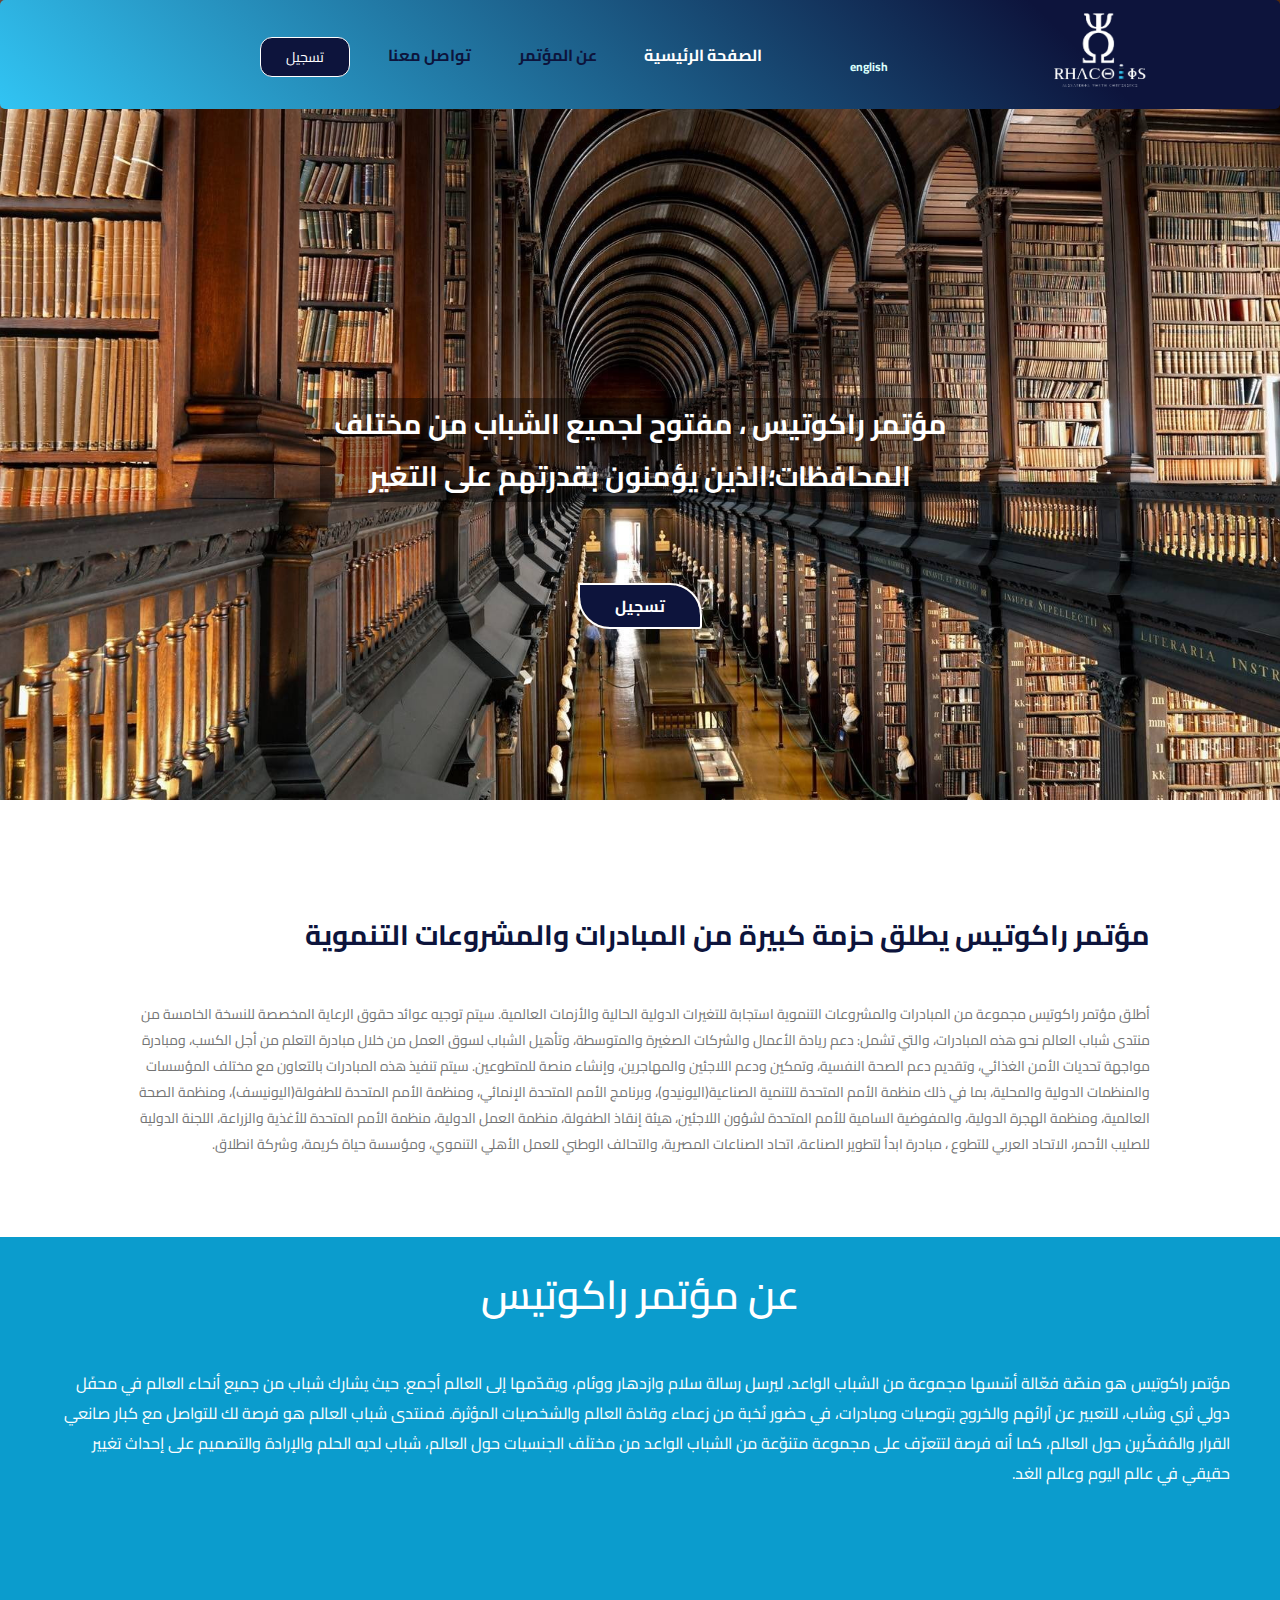
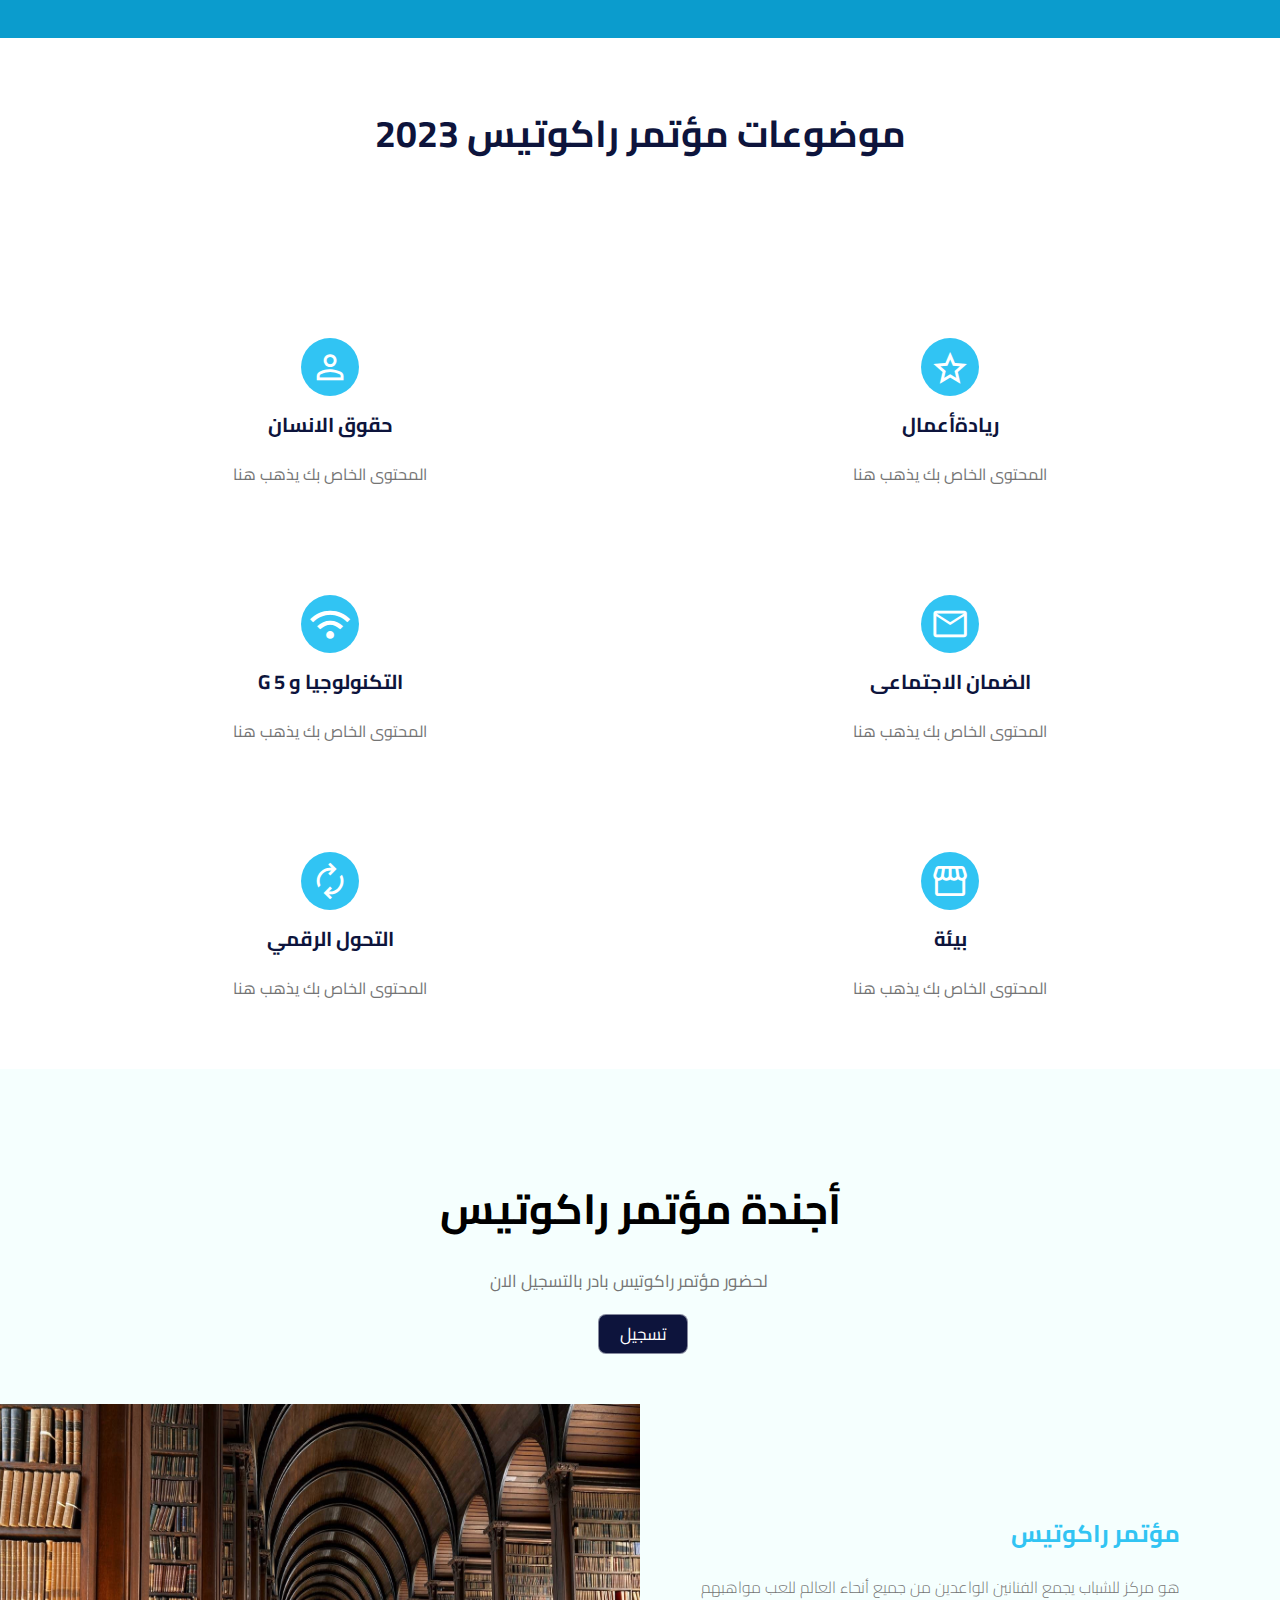
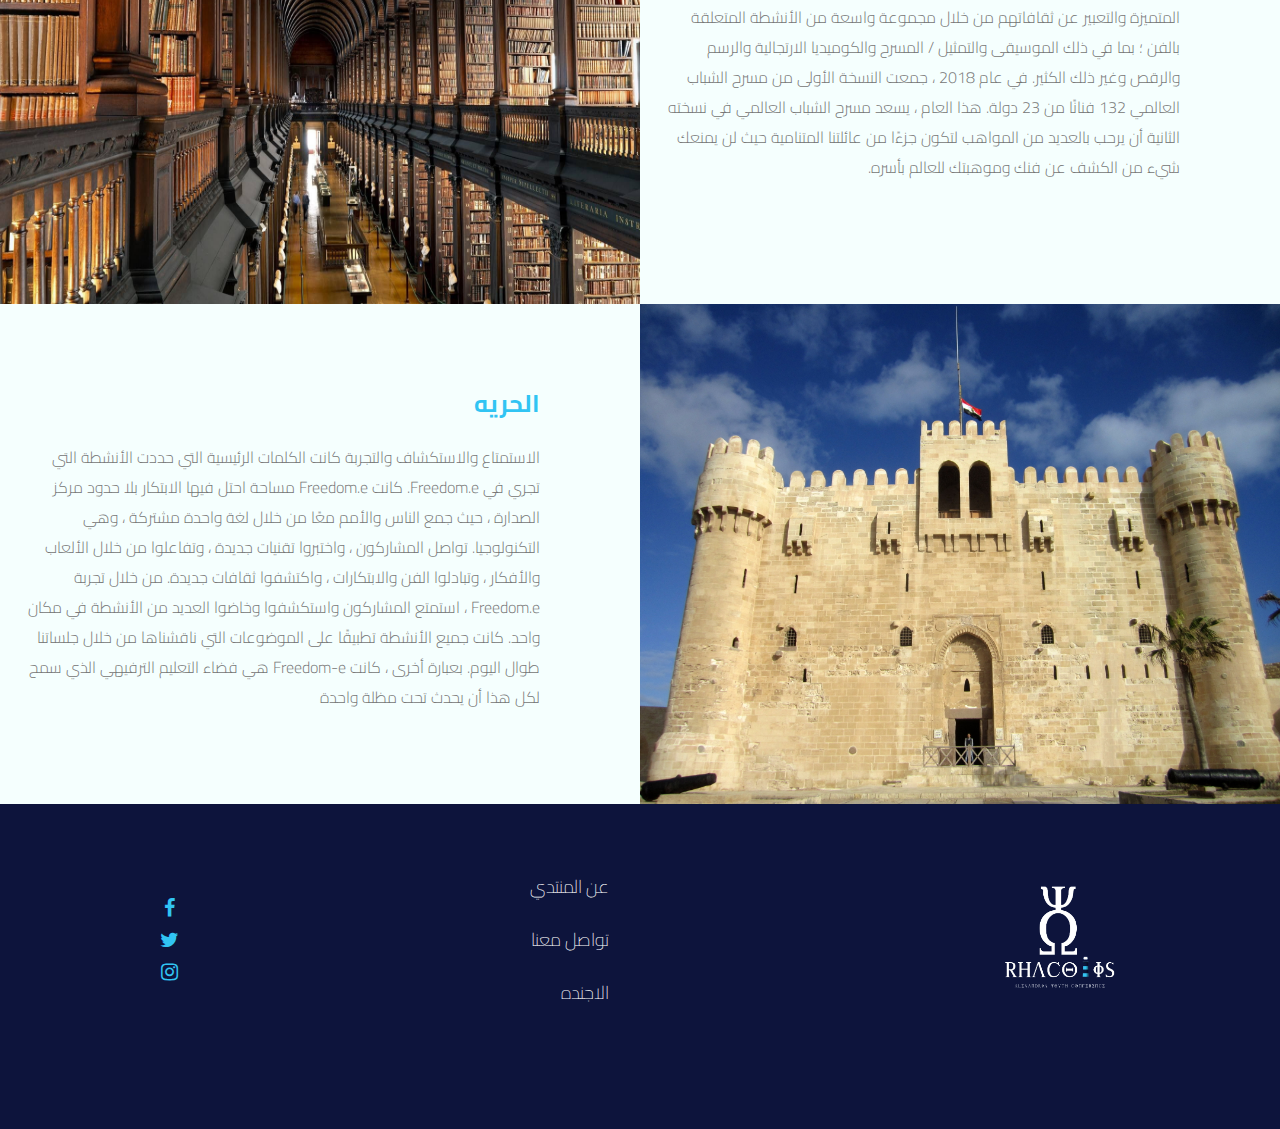
<file: index.html>
<!DOCTYPE html>
<html dir="rtl" lang="ar">

    <head>
        <meta charset="UTF-8">
        <meta name="viewport" content="width=device-width, initial-scale=1.0">
        <title>مؤتمر راكوتيس</title>
        <meta name="description" content="مؤتمر راكوتيس العالمى">
        <link rel="icon" type="image" href="/assests/logo.png">
        <!-- Fonts -->
        <link rel="stylesheet" href="https://cdnjs.cloudflare.com/ajax/libs/font-awesome/4.7.0/css/font-awesome.min.css">
        <link rel="preconnect" href="https://fonts.googleapis.com">
        <link rel="preconnect" href="https://fonts.gstatic.com" crossorigin>
        <link rel="preconnect" href="https://fonts.googleapis.com">
        <link rel="preconnect" href="https://fonts.gstatic.com" crossorigin>
        <link href="https://fonts.googleapis.com/css2?family=Cairo:wght@200;300;400;500;600;700;800;900;1000&family=Dancing+Script:wght@700&family=Great+Vibes&family=Montserrat:wght@300;400;500;600;700;800&family=Norican&family=Open+Sans:wght@400;600;700&family=Reem+Kufi+Fun:wght@400;500;600;700&family=Ruwudu:wght@400;500;600;700&family=Work+Sans:ital,wght@0,200;0,300;0,400;0,500;0,600;0,700;0,800;0,900;1,300;1,400;1,500;1,600;1,700;1,800&display=swap" rel="stylesheet">
        <link href="https://fonts.googleapis.com/css2?family=Cairo:wght@200;300;400;500;600;700;800;900;1000&family=Dancing+Script:wght@700&family=Great+Vibes&family=Montserrat:wght@300;400;500;600;700;800&family=Norican&family=Open+Sans:wght@400;600;700&family=Work+Sans:ital,wght@0,200;0,300;0,400;0,500;0,600;0,700;0,800;0,900;1,300;1,400;1,500;1,600;1,700;1,800&display=swap" rel="stylesheet">
        <link rel="stylesheet" href="https://fonts.googleapis.com/css2?family=Material+Symbols+Outlined:opsz,wght,FILL,GRAD@20..48,100..700,0..1,-50..200" />
        <link rel="stylesheet" href="https://fonts.googleapis.com/css2?family=Material+Symbols+Outlined:opsz,wght,FILL,GRAD@20..48,100..700,0..1,-50..200" />
        <link rel="stylesheet" href="https://fonts.googleapis.com/css2?family=Material+Symbols+Outlined:opsz,wght,FILL,GRAD@20..48,100..700,0..1,-50..200" />
        <link rel="stylesheet" href="https://fonts.googleapis.com/css2?family=Material+Symbols+Outlined:opsz,wght,FILL,GRAD@48,400,0,0" />
        <link rel="stylesheet" href="https://fonts.googleapis.com/css2?family=Material+Symbols+Outlined:opsz,wght,FILL,GRAD@20..48,100..700,0..1,-50..200" />
        <link rel="stylesheet" href="https://fonts.googleapis.com/css2?family=Material+Symbols+Outlined:opsz,wght,FILL,GRAD@20..48,100..700,0..1,-50..200" />
        <link rel="stylesheet" href="https://fonts.googleapis.com/css2?family=Material+Symbols+Outlined:opsz,wght,FILL,GRAD@20..48,100..700,0..1,-50..200" />
        <link rel="stylesheet" href="https://fonts.googleapis.com/css2?family=Material+Symbols+Outlined:opsz,wght,FILL,GRAD@24,400,0,0" />
        <link rel="stylesheet" href="https://fonts.googleapis.com/css2?family=Material+Symbols+Outlined:opsz,wght,FILL,GRAD@20..48,100..700,0..1,-50..200" />
        <link rel="stylesheet" href="https://fonts.googleapis.com/css2?family=Material+Symbols+Outlined:opsz,wght,FILL,GRAD@24,400,0,0" />
        <!-- Style Css -->
        <link rel="stylesheet" href="/css/style.css">
    </head>
    <body >
        <!-- NAV BAR -->
        <div class="navbar">
            <span class="material-symbols-outlined" id="bar">
                menu
                </span>
                <span class="material-symbols-outlined" id="close">
                    close
                    </span>
            <div class="container">
                <div class="logo">
                    <img src="/assests/logo.png" alt="ractos logo">
                </div>
                <div class="links">
                    <ul>
                        <li><a href="/translate.html" class="translate">english</a></li>
                        <li><a href="#" class="home">الصفحة الرئيسية</a></li>
                        <li><a href="#">عن المؤتمر</a></li>
                        <li><a href="#">تواصل معنا</a></li>
                        <button class="signin"><a href="/translate-reg.html">تسجيل</a></button>
                    </ul>
                </div>
            </div>
        </div>
        <!-- End NAV BAR -->
        <!-- ===================================================== -->
        <!-- HERO -->
        <div class="hero">
                <div class="slideshow-container">
                    <div class="mySlides fade">
                        <img src="/assests/one.jpg" style="width:100%">
                    </div>
                    <div class="mySlides fade">
                        <img src="/assests/two.jpg" style="width:100%">
                    </div>
                    <div class="mySlides fade">
                        <img src="/assests/three.jpg" style="width:100%">
                    </div>
                </div>
            <div class="container">
                <div class="hero-text">
                <h2>مؤتمر راكوتيس ، مفتوح لجميع الشباب من مختلف المحافظات؛الذين يؤمنون بقدرتهم على التغير</h2>
            </div>
            <button class="hero-btn"><a href="/translate-reg.html">تسجيل</a></button>
            </div>
        </div>
        <!-- End Hero -->
        <!-- ===================================================== -->
        <!-- MAIN CONTENT -->
        <div class="main-content-section">
            <div class="container">
                <div class="main-content-section-text">
                    <h2>مؤتمر راكوتيس يطلق حزمة كبيرة من المبادرات والمشروعات التنموية
                    <p>أطلق مؤتمر راكوتيس مجموعة من المبادرات والمشروعات التنموية استجابة للتغيرات الدولية الحالية والأزمات العالمية. سيتم توجيه عوائد حقوق الرعاية المخصصة للنسخة الخامسة من منتدى شباب العالم نحو هذه المبادرات، والتي تشمل: دعم ريادة الأعمال والشركات الصغيرة والمتوسطة، وتأهيل الشباب لسوق العمل من خلال مبادرة التعلم من أجل الكسب، ومبادرة مواجهة تحديات الأمن الغذائي، وتقديم دعم الصحة النفسية، وتمكين ودعم اللاجئين والمهاجرين، وإنشاء منصة للمتطوعين. سيتم تنفيذ هذه المبادرات بالتعاون مع مختلف المؤسسات والمنظمات الدولية والمحلية، بما في ذلك منظمة الأمم المتحدة للتنمية الصناعية(اليونيدو)، وبرنامج الأمم المتحدة الإنمائي، ومنظمة الأمم المتحدة للطفولة(اليونيسف)، ومنظمة الصحة العالمية، ومنظمة الهجرة الدولية، والمفوضية السامية للأمم المتحدة لشؤون اللاجئين، هيئة إنقاذ الطفولة، منظمة العمل الدولية، منظمة الأمم المتحدة للأغذية والزراعة، اللجنة الدولية للصليب الأحمر، الاتحاد العربي للتطوع ، مبادرة ابدأ لتطوير الصناعة، اتحاد الصناعات المصرية، والتحالف الوطني للعمل الأهلي التنموي، ومؤسسة حياة كريمة، وشركة انطلاق.</p>
                    </h2>
                </div>
            </div>
        </div>
        <!--  End MAIN CONTENT -->
        <!-- ===================================================== -->
        <!-- ABOUT -->
        <div class="about">
            <div class="container">
                <h2>عن مؤتمر راكوتيس</h2>
                <P>مؤتمر راكوتيس هو منصّة فعّالة أسّسها مجموعة من الشباب الواعد، ليرسل رسالة سلام وازدهار ووئام، ويقدّمها إلى العالم أجمع. حيث يشارك شباب من جميع أنحاء العالم في محفَل دولي ثري وشاب، للتعبير عن آرائهم والخروج بتوصيات ومبادرات، في حضور نُخبة من زعماء وقادة العالم والشخصيات المؤثرة. فمنتدى شباب العالم هو فرصة لك للتواصل مع كبار صانعي القرار والمُفكّرين حول العالم، كما أنه فرصة لتتعرّف على مجموعة متنوّعة من الشباب الواعد من مختلَف الجنسيات حول العالم، شباب لديه الحلم والإرادة والتصميم على إحداث تغيير حقيقي في عالم اليوم وعالم الغد.</P>
            </div>
        </div>
        <!--  End ABOUT -->
        <!-- OBJECTS -->
        <div class="objects-section">
            <div class="container">
                <div class="objects-text">
                    <h3>موضوعات مؤتمر <span>راكوتيس</span> 2023</h3>
                </div>
                <div class="objects">
                    <div class="ob">
                        <span class="material-symbols-outlined">
                            star
                            </span>
                        <h4>ريادةأعمال</h4>
                        <p>المحتوى الخاص بك يذهب هنا</p>
                    </div>
                    <div class="ob">
                        <span class="material-symbols-outlined">
                            person
                            </span>
                        <h4>حقوق الانسان</h4>
                        <p>المحتوى الخاص بك يذهب هنا</p>
                    </div>
                    <div class="ob">
                        <span class="material-symbols-outlined">
                            mail
                            </span>
                        <h4>الضمان الاجتماعى</h4>
                        <p>المحتوى الخاص بك يذهب هنا</p>
                    </div>
                    <div class="ob">
                        <span class="material-symbols-outlined">
                            wifi
                            </span>
                        <h4>التكنولوجيا و 5 G</h4>
                        <p>المحتوى الخاص بك يذهب هنا</p>
                    </div>
                    <div class="ob">
                        <span class="material-symbols-outlined">
                            storefront
                            </span>
                        <h4>بيئة</h4>
                        <p>المحتوى الخاص بك يذهب هنا</p>
                    </div>
                    <div class="ob">
                        <span class="material-symbols-outlined">
                            autorenew
                            </span>
                        <h4>التحول الرقمي</h4>
                        <p>المحتوى الخاص بك يذهب هنا</p>
                    </div>
                </div>
            </div>
        </div>
        <!-- End OBJECTS -->
        <!-- ===================================================== -->
        <!-- AGENDA -->
        <div class="agenda">
            <div class="container">
                <div class="agenda-tilte">
                    <h2>أجندة مؤتمر راكوتيس</h2>      
                </div>
                <div class="agenda-sign">
                    <p>لحضور مؤتمر راكوتيس بادر بالتسجيل الان</p>
                    <button class="agenda-btn"><a href="/translate-reg.html">تسجيل</a></button>
                </div>
                <div class="agenda-flex">
                    <div class="ag-flex">
                            <div class="text">
                                <h2>مؤتمر راكوتيس</h2>
                                <p class="down-padding ">هو مركز للشباب يجمع الفنانين الواعدين من جميع أنحاء العالم للعب مواهبهم المتميزة والتعبير عن ثقافاتهم من خلال مجموعة واسعة من الأنشطة المتعلقة بالفن ؛ بما في ذلك الموسيقى والتمثيل / المسرح والكوميديا ​​الارتجالية والرسم والرقص وغير ذلك الكثير. في عام 2018 ، جمعت النسخة الأولى من مسرح الشباب العالمي 132 فنانًا من 23 دولة. هذا العام ، يسعد مسرح الشباب العالمي في نسخته الثانية أن يرحب بالعديد من المواهب لتكون جزءًا من عائلتنا المتنامية حيث لن يمنعك شيء من الكشف عن فنك وموهبتك للعالم بأسره.</p>
                            </div>
                            <img src="/assests/one.jpg" alt="agend-photo">
                    </div>
                    <div class="ag-flex" id="reverse">
                        <div class="text">
                            <h2 class="up-padding">الحريه</h2>
                            <p>الاستمتاع والاستكشاف والتجربة كانت الكلمات الرئيسية التي حددت الأنشطة التي تجري في Freedom.e. كانت Freedom.e مساحة احتل فيها الابتكار بلا حدود مركز الصدارة ، حيث جمع الناس والأمم معًا من خلال لغة واحدة مشتركة ، وهي التكنولوجيا. تواصل المشاركون ، واختبروا تقنيات جديدة ، وتفاعلوا من خلال الألعاب والأفكار ، وتبادلوا الفن والابتكارات ، واكتشفوا ثقافات جديدة.
                                من خلال تجربة Freedom.e ، استمتع المشاركون واستكشفوا وخاضوا العديد من الأنشطة في مكان واحد. كانت جميع الأنشطة تطبيقًا على الموضوعات التي ناقشناها من خلال جلساتنا طوال اليوم. بعبارة أخرى ، كانت Freedom-e هي فضاء التعليم الترفيهي الذي سمح لكل هذا أن يحدث تحت مظلة واحدة</p>
                        </div>
                        <img  src="/assests/two.jpg" alt="agend-photo">
                    </div>
                </div>
            </div>
        </div>
        <!-- End AGENDA -->
        <!-- ===================================================== -->
        <!-- FOOTER -->
        <div class="footer">
            <div class="container">
                <div class="footer-logo">
                    <img src="/assests/logo.png" alt="logo">
                </div>
                <div class="links">
                    <ul>
                        <li><a href="#">عن المنتدي</a></li>
                        <li><a href="#">تواصل معنا</a></li>
                        <li><a href="#">الاجنده</a></li>
                    </ul>
                </div>
                <div class="contacts">
                    <a href="#"><i class="fa fa-facebook"></i></a> 
                    <a href="#"><i class="fa fa-twitter"></i></a>
                    <a href="#"><i class="fa fa-instagram"></i></a>
                </div>
            </div>
        </div>
        <div class="up-button">
            UP
        </div>
        <!-- loader -->
        <div class="loader"></div>
        <script src="/Appjs/App.js"></script>
    </body>

</html>
</file>
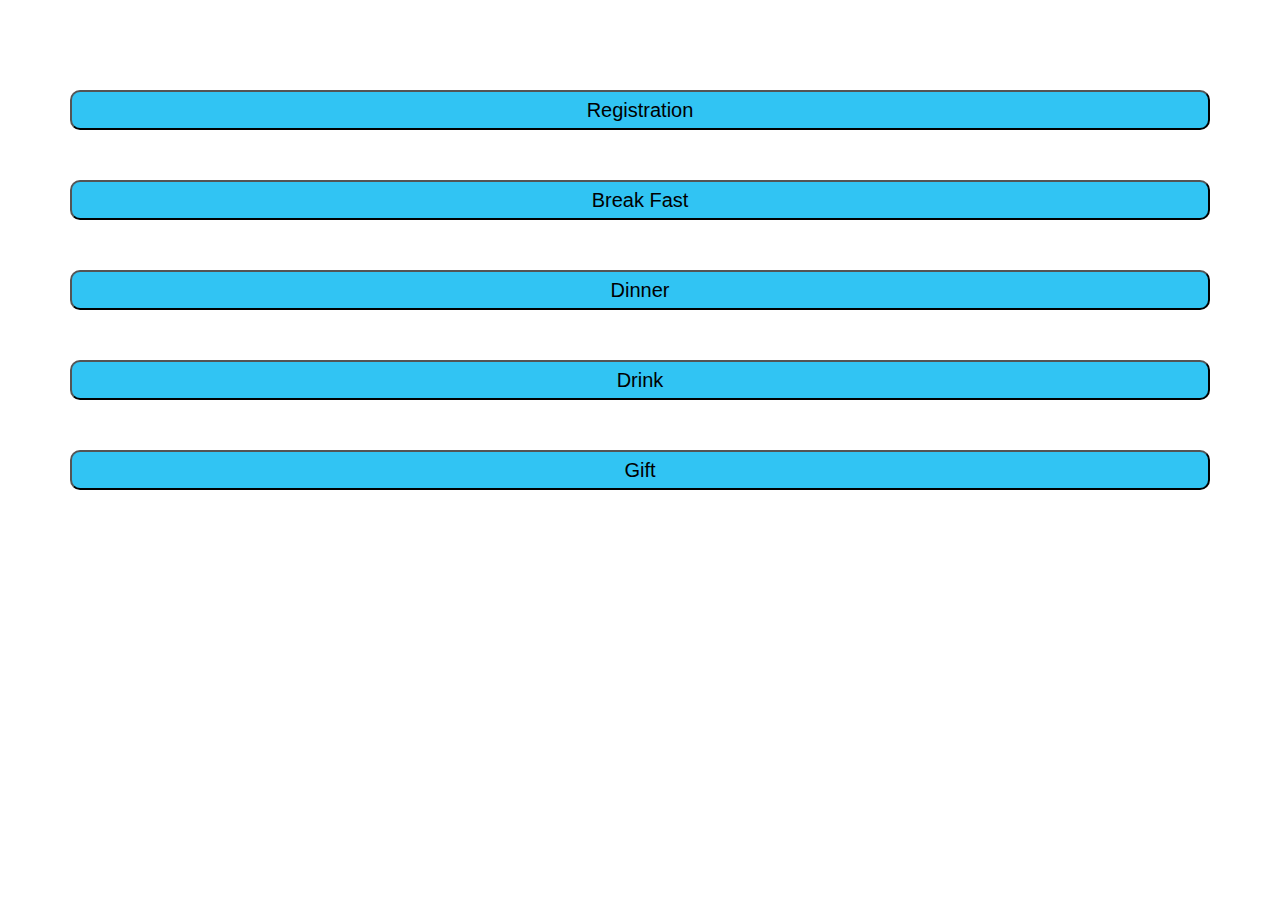
<file: meals.html>
<!DOCTYPE html>
<html lang="en">
    <head>
        <meta charset="UTF-8">
        <meta name="viewport" content="width=device-width, initial-scale=1.0">
        <title>Meals Buttons</title>
        <link rel="icon" type="image" href="/assests/logo.png">
        <!-- Fonts -->
        <link rel="stylesheet"
            href="https://cdnjs.cloudflare.com/ajax/libs/font-awesome/4.7.0/css/font-awesome.min.css">
        <link rel="preconnect" href="https://fonts.googleapis.com">
        <link rel="preconnect" href="https://fonts.gstatic.com" crossorigin>
        <link rel="preconnect" href="https://fonts.googleapis.com">
        <link rel="preconnect" href="https://fonts.gstatic.com" crossorigin>
        <link
            href="https://fonts.googleapis.com/css2?family=Cairo:wght@200;300;400;500;600;700;800;900;1000&family=Dancing+Script:wght@700&family=Great+Vibes&family=Montserrat:wght@300;400;500;600;700;800&family=Norican&family=Open+Sans:wght@400;600;700&family=Reem+Kufi+Fun:wght@400;500;600;700&family=Ruwudu:wght@400;500;600;700&family=Work+Sans:ital,wght@0,200;0,300;0,400;0,500;0,600;0,700;0,800;0,900;1,300;1,400;1,500;1,600;1,700;1,800&display=swap"
            rel="stylesheet">
        <link
            href="https://fonts.googleapis.com/css2?family=Cairo:wght@200;300;400;500;600;700;800;900;1000&family=Dancing+Script:wght@700&family=Great+Vibes&family=Montserrat:wght@300;400;500;600;700;800&family=Norican&family=Open+Sans:wght@400;600;700&family=Work+Sans:ital,wght@0,200;0,300;0,400;0,500;0,600;0,700;0,800;0,900;1,300;1,400;1,500;1,600;1,700;1,800&display=swap"
            rel="stylesheet">
        <link rel="stylesheet"
            href="https://fonts.googleapis.com/css2?family=Material+Symbols+Outlined:opsz,wght,FILL,GRAD@20..48,100..700,0..1,-50..200" />
        <link rel="stylesheet"
            href="https://fonts.googleapis.com/css2?family=Material+Symbols+Outlined:opsz,wght,FILL,GRAD@20..48,100..700,0..1,-50..200" />
        <link rel="stylesheet"
            href="https://fonts.googleapis.com/css2?family=Material+Symbols+Outlined:opsz,wght,FILL,GRAD@20..48,100..700,0..1,-50..200" />
        <link rel="stylesheet"
            href="https://fonts.googleapis.com/css2?family=Material+Symbols+Outlined:opsz,wght,FILL,GRAD@48,400,0,0" />
        <link rel="stylesheet"
            href="https://fonts.googleapis.com/css2?family=Material+Symbols+Outlined:opsz,wght,FILL,GRAD@20..48,100..700,0..1,-50..200" />
        <link rel="stylesheet"
            href="https://fonts.googleapis.com/css2?family=Material+Symbols+Outlined:opsz,wght,FILL,GRAD@20..48,100..700,0..1,-50..200" />
        <!-- Style -->
        <link rel="stylesheet" href="/css/meals.css">
    </head>
<body>
    <div class="main-buttons">
        <div class="container">
            <div class="flex-button">
                <button>Registration</button>
                <button>Break Fast</button>
                <button>Dinner</button>
                <button>Drink</button>
                <button>Gift</button>
            </div>
        </div>
    </div>
</body>
</html>
</file>
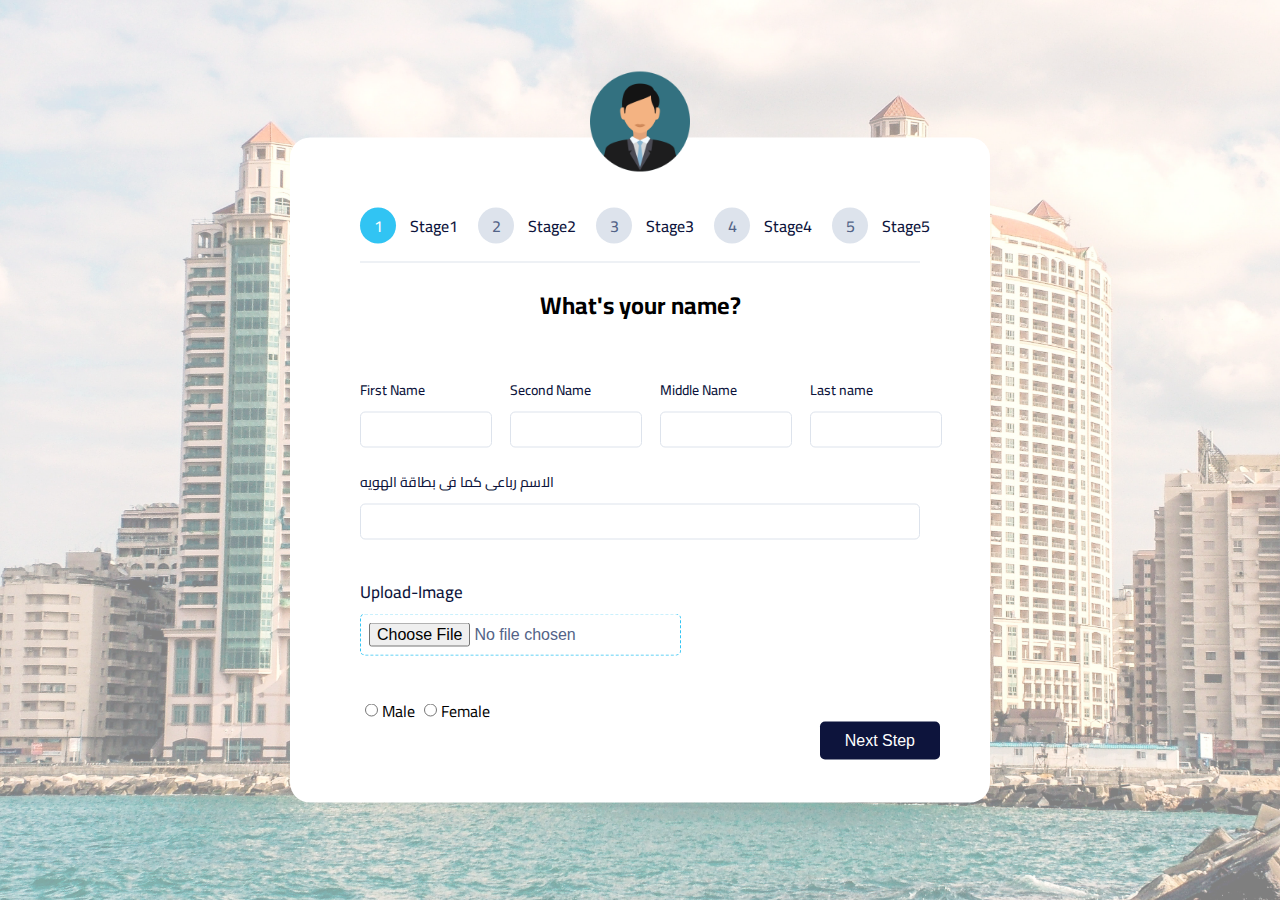
<file: translate-reg.html>
<!DOCTYPE html>
<html dir="ltr" lang="en">

    <head>
        <meta charset="UTF-8">
        <meta name="viewport" content="width=device-width, initial-scale=1.0">
        <title>Rakotos Conference Registration</title>
        <link rel="icon" type="image" href="/assests/logo.png">
        <!-- Fonts -->
        <link rel="stylesheet"
            href="https://cdnjs.cloudflare.com/ajax/libs/font-awesome/4.7.0/css/font-awesome.min.css">
        <link rel="preconnect" href="https://fonts.googleapis.com">
        <link rel="preconnect" href="https://fonts.gstatic.com" crossorigin>
        <link rel="preconnect" href="https://fonts.googleapis.com">
        <link rel="preconnect" href="https://fonts.gstatic.com" crossorigin>
        <link
            href="https://fonts.googleapis.com/css2?family=Cairo:wght@200;300;400;500;600;700;800;900;1000&family=Dancing+Script:wght@700&family=Great+Vibes&family=Montserrat:wght@300;400;500;600;700;800&family=Norican&family=Open+Sans:wght@400;600;700&family=Reem+Kufi+Fun:wght@400;500;600;700&family=Ruwudu:wght@400;500;600;700&family=Work+Sans:ital,wght@0,200;0,300;0,400;0,500;0,600;0,700;0,800;0,900;1,300;1,400;1,500;1,600;1,700;1,800&display=swap"
            rel="stylesheet">
        <link
            href="https://fonts.googleapis.com/css2?family=Cairo:wght@200;300;400;500;600;700;800;900;1000&family=Dancing+Script:wght@700&family=Great+Vibes&family=Montserrat:wght@300;400;500;600;700;800&family=Norican&family=Open+Sans:wght@400;600;700&family=Work+Sans:ital,wght@0,200;0,300;0,400;0,500;0,600;0,700;0,800;0,900;1,300;1,400;1,500;1,600;1,700;1,800&display=swap"
            rel="stylesheet">
        <link rel="stylesheet"
            href="https://fonts.googleapis.com/css2?family=Material+Symbols+Outlined:opsz,wght,FILL,GRAD@20..48,100..700,0..1,-50..200" />
        <link rel="stylesheet"
            href="https://fonts.googleapis.com/css2?family=Material+Symbols+Outlined:opsz,wght,FILL,GRAD@20..48,100..700,0..1,-50..200" />
        <link rel="stylesheet"
            href="https://fonts.googleapis.com/css2?family=Material+Symbols+Outlined:opsz,wght,FILL,GRAD@20..48,100..700,0..1,-50..200" />
        <link rel="stylesheet"
            href="https://fonts.googleapis.com/css2?family=Material+Symbols+Outlined:opsz,wght,FILL,GRAD@48,400,0,0" />
        <link rel="stylesheet"
            href="https://fonts.googleapis.com/css2?family=Material+Symbols+Outlined:opsz,wght,FILL,GRAD@20..48,100..700,0..1,-50..200" />
        <link rel="stylesheet"
            href="https://fonts.googleapis.com/css2?family=Material+Symbols+Outlined:opsz,wght,FILL,GRAD@20..48,100..700,0..1,-50..200" />
        <!-- Style -->
        <link rel="stylesheet" href="/css/translate-reg.css">
    </head>

    <body>
        <div class="formbold-main-wrapper" >
            <div class="formbold-form-wrapper">
                <form action="/active" autocomplete="off" method="post">
                    <div class="formbold-steps">
                        <ul>
                            <li class="formbold-step-menu1 active">
                                <span>1</span>
                                Stage1
                            </li>
                            <li class="formbold-step-menu2">
                                <span>2</span>
                                Stage2
                            </li>
                            <li class="formbold-step-menu3">
                                <span>3</span>
                                Stage3
                            </li>
                            <li class="formbold-step-menu4">
                                <span>4</span>
                                Stage4
                            </li>
                            <li class="formbold-step-menu5">
                                <span>5</span>
                                Stage5
                            </li>
                        </ul>
                    </div>
                    <div class="formbold-form-step-1 active " aria-required="true">
                        <div class="user-form">
                            <img src="/assests/user.png" alt="">
                        </div>
                        <h2>What's your name?</h2>
                        <h3></h3>
                        <div class="formbold-input-flex">
                            <div>
                                <label for="firstname" class="formbold-form-label"> First Name </label>
                                <input type="text" name="firstname" id="firstname" class="formbold-form-input"
                                    required  />
                            </div>
                            <div>
                                <label for="secondname" class="formbold-form-label"> Second Name </label>
                                <input type="text" name="secondname" id="secondname" class="formbold-form-input"
                                    required  />
                            </div>
                            <div>
                                <label for="middlename" class="formbold-form-label"> Middle Name </label>
                                <input type="text" name="middlename" id="middlename" class="formbold-form-input"
                                    required  />
                            </div>
                            <div>
                                <label for="lastname" class="formbold-form-label"> Last name </label>
                                <input type="text" name="lastname" id="lastname" class="formbold-form-input" required  />
                            </div>
                        </div>
                        <div>
                            <label for="arabic-name" class="formbold-form-label" id="ar-label"> الاسم رباعى كما فى بطاقة الهويه </label>
                            <input type="text" name="arabic-name" id="arabic-name" class="formbold-form-input"
                                required onkeypress="return restrictToArabicLetters(event)"/>
                        </div>
                        <div class="upload-image">
                            <label for="personal-img" class="formbold-form-label">Upload-Image</label>
                            <input type="file" id="personal-img" name="personal-img" class="formbold-form-input"
                                accept="image/x-png,image/gif,image/jpeg" required>
                        </div>
                        <div class="Radio">
                            <input type="radio" name="gender" id="gender-male" required />
                            <label for="gender-male">Male</label>
                            <input type="radio" name="gender" id="gender-female" />
                            <label>Female</label>
                        </div>
                    </div>
                    <div class="formbold-form-step-2">
                        <div class="user-form">
                            <img src="/assests/user.png" alt="">
                        </div>
                        <h2>Where are you From?</h2>
                        <div>
                            <label for="national" class="formbold-form-label"> Nationality </label>
                            <select name="nationality" required id="national" >
                                <option value="0" label="Select a country ... " selected="selected" disabled="disabled">
                                    Select a country ... </option>
                                <option value="Afghanistan">Afghanistan</option>
                                <option value="Åland Islands">Åland Islands</option>
                                <option value="Albania">Albania</option>
                                <option value="Algeria">Algeria</option>
                                <option value="American Samoa">American Samoa</option>
                                <option value="Andorra">Andorra</option>
                                <option value="Angola">Angola</option>
                                <option value="Anguilla">Anguilla</option>
                                <option value="Antarctica">Antarctica</option>
                                <option value="Antigua and Barbuda">Antigua and Barbuda</option>
                                <option value="Argentina">Argentina</option>
                                <option value="Armenia">Armenia</option>
                                <option value="Aruba">Aruba</option>
                                <option value="Australia">Australia</option>
                                <option value="Austria">Austria</option>
                                <option value="Azerbaijan">Azerbaijan</option>
                                <option value="Bahamas">Bahamas</option>
                                <option value="Bahrain">Bahrain</option>
                                <option value="Bangladesh">Bangladesh</option>
                                <option value="Barbados">Barbados</option>
                                <option value="Belarus">Belarus</option>
                                <option value="Belgium">Belgium</option>
                                <option value="Belize">Belize</option>
                                <option value="Benin">Benin</option>
                                <option value="Bermuda">Bermuda</option>
                                <option value="Bhutan">Bhutan</option>
                                <option value="Bolivia">Bolivia</option>
                                <option value="Bosnia and Herzegovina">Bosnia and Herzegovina</option>
                                <option value="Botswana">Botswana</option>
                                <option value="Bouvet Island">Bouvet Island</option>
                                <option value="Brazil">Brazil</option>
                                <option value="British Indian Ocean Territory">British Indian Ocean Territory</option>
                                <option value="Brunei Darussalam">Brunei Darussalam</option>
                                <option value="Bulgaria">Bulgaria</option>
                                <option value="Burkina Faso">Burkina Faso</option>
                                <option value="Burundi">Burundi</option>
                                <option value="Cambodia">Cambodia</option>
                                <option value="Cameroon">Cameroon</option>
                                <option value="Canada">Canada</option>
                                <option value="Cape Verde">Cape Verde</option>
                                <option value="Cayman Islands">Cayman Islands</option>
                                <option value="Central African Republic">Central African Republic</option>
                                <option value="Chad">Chad</option>
                                <option value="Chile">Chile</option>
                                <option value="China">China</option>
                                <option value="Christmas Island">Christmas Island</option>
                                <option value="Cocos (Keeling) Islands">Cocos (Keeling) Islands</option>
                                <option value="Colombia">Colombia</option>
                                <option value="Comoros">Comoros</option>
                                <option value="Congo">Congo</option>
                                <option value="Congo, The Democratic Republic of The">Congo, The Democratic Republic of
                                    The</option>
                                <option value="Cook Islands">Cook Islands</option>
                                <option value="Costa Rica">Costa Rica</option>
                                <option value="Cote D'ivoire">Cote D'ivoire</option>
                                <option value="Croatia">Croatia</option>
                                <option value="Cuba">Cuba</option>
                                <option value="Cyprus">Cyprus</option>
                                <option value="Czech Republic">Czech Republic</option>
                                <option value="Denmark">Denmark</option>
                                <option value="Djibouti">Djibouti</option>
                                <option value="Dominica">Dominica</option>
                                <option value="Dominican Republic">Dominican Republic</option>
                                <option value="Ecuador">Ecuador</option>
                                <option value="Egypt">Egypt</option>
                                <option value="El Salvador">El Salvador</option>
                                <option value="Equatorial Guinea">Equatorial Guinea</option>
                                <option value="Eritrea">Eritrea</option>
                                <option value="Estonia">Estonia</option>
                                <option value="Ethiopia">Ethiopia</option>
                                <option value="Falkland Islands (Malvinas)">Falkland Islands (Malvinas)</option>
                                <option value="Faroe Islands">Faroe Islands</option>
                                <option value="Fiji">Fiji</option>
                                <option value="Finland">Finland</option>
                                <option value="France">France</option>
                                <option value="French Guiana">French Guiana</option>
                                <option value="French Polynesia">French Polynesia</option>
                                <option value="French Southern Territories">French Southern Territories</option>
                                <option value="Gabon">Gabon</option>
                                <option value="Gambia">Gambia</option>
                                <option value="Georgia">Georgia</option>
                                <option value="Germany">Germany</option>
                                <option value="Ghana">Ghana</option>
                                <option value="Gibraltar">Gibraltar</option>
                                <option value="Greece">Greece</option>
                                <option value="Greenland">Greenland</option>
                                <option value="Grenada">Grenada</option>
                                <option value="Guadeloupe">Guadeloupe</option>
                                <option value="Guam">Guam</option>
                                <option value="Guatemala">Guatemala</option>
                                <option value="Guernsey">Guernsey</option>
                                <option value="Guinea">Guinea</option>
                                <option value="Guinea-bissau">Guinea-bissau</option>
                                <option value="Guyana">Guyana</option>
                                <option value="Haiti">Haiti</option>
                                <option value="Heard Island and Mcdonald Islands">Heard Island and Mcdonald Islands
                                </option>
                                <option value="Holy See (Vatican City State)">Holy See (Vatican City State)</option>
                                <option value="Honduras">Honduras</option>
                                <option value="Hong Kong">Hong Kong</option>
                                <option value="Hungary">Hungary</option>
                                <option value="Iceland">Iceland</option>
                                <option value="India">India</option>
                                <option value="Indonesia">Indonesia</option>
                                <option value="Iran, Islamic Republic of">Iran, Islamic Republic of</option>
                                <option value="Iraq">Iraq</option>
                                <option value="Ireland">Ireland</option>
                                <option value="Isle of Man">Isle of Man</option>
                                <option value="Italy">Italy</option>
                                <option value="Jamaica">Jamaica</option>
                                <option value="Japan">Japan</option>
                                <option value="Jersey">Jersey</option>
                                <option value="Jordan">Jordan</option>
                                <option value="Kazakhstan">Kazakhstan</option>
                                <option value="Kenya">Kenya</option>
                                <option value="Kiribati">Kiribati</option>
                                <option value="Korea, Democratic People's Republic of">Korea, Democratic People's
                                    Republic of</option>
                                <option value="Korea, Republic of">Korea, Republic of</option>
                                <option value="Kuwait">Kuwait</option>
                                <option value="Kyrgyzstan">Kyrgyzstan</option>
                                <option value="Lao People's Democratic Republic">Lao People's Democratic Republic
                                </option>
                                <option value="Latvia">Latvia</option>
                                <option value="Lebanon">Lebanon</option>
                                <option value="Lesotho">Lesotho</option>
                                <option value="Liberia">Liberia</option>
                                <option value="Libyan Arab Jamahiriya">Libyan Arab Jamahiriya</option>
                                <option value="Liechtenstein">Liechtenstein</option>
                                <option value="Lithuania">Lithuania</option>
                                <option value="Luxembourg">Luxembourg</option>
                                <option value="Macao">Macao</option>
                                <option value="Macedonia, The Former Yugoslav Republic of">Macedonia, The Former
                                    Yugoslav Republic of</option>
                                <option value="Madagascar">Madagascar</option>
                                <option value="Malawi">Malawi</option>
                                <option value="Malaysia">Malaysia</option>
                                <option value="Maldives">Maldives</option>
                                <option value="Mali">Mali</option>
                                <option value="Malta">Malta</option>
                                <option value="Marshall Islands">Marshall Islands</option>
                                <option value="Martinique">Martinique</option>
                                <option value="Mauritania">Mauritania</option>
                                <option value="Mauritius">Mauritius</option>
                                <option value="Mayotte">Mayotte</option>
                                <option value="Mexico">Mexico</option>
                                <option value="Micronesia, Federated States of">Micronesia, Federated States of</option>
                                <option value="Moldova, Republic of">Moldova, Republic of</option>
                                <option value="Monaco">Monaco</option>
                                <option value="Mongolia">Mongolia</option>
                                <option value="Montenegro">Montenegro</option>
                                <option value="Montserrat">Montserrat</option>
                                <option value="Morocco">Morocco</option>
                                <option value="Mozambique">Mozambique</option>
                                <option value="Myanmar">Myanmar</option>
                                <option value="Namibia">Namibia</option>
                                <option value="Nauru">Nauru</option>
                                <option value="Nepal">Nepal</option>
                                <option value="Netherlands">Netherlands</option>
                                <option value="Netherlands Antilles">Netherlands Antilles</option>
                                <option value="New Caledonia">New Caledonia</option>
                                <option value="New Zealand">New Zealand</option>
                                <option value="Nicaragua">Nicaragua</option>
                                <option value="Niger">Niger</option>
                                <option value="Nigeria">Nigeria</option>
                                <option value="Niue">Niue</option>
                                <option value="Norfolk Island">Norfolk Island</option>
                                <option value="Northern Mariana Islands">Northern Mariana Islands</option>
                                <option value="Norway">Norway</option>
                                <option value="Oman">Oman</option>
                                <option value="Palestine" selected>Palestine</option>
                                <option value="Pakistan">Pakistan</option>
                                <option value="Palau">Palau</option>
                                <option value="Panama">Panama</option>
                                <option value="Papua New Guinea">Papua New Guinea</option>
                                <option value="Paraguay">Paraguay</option>
                                <option value="Peru">Peru</option>
                                <option value="Philippines">Philippines</option>
                                <option value="Pitcairn">Pitcairn</option>
                                <option value="Poland">Poland</option>
                                <option value="Portugal">Portugal</option>
                                <option value="Puerto Rico">Puerto Rico</option>
                                <option value="Qatar">Qatar</option>
                                <option value="Reunion">Reunion</option>
                                <option value="Romania">Romania</option>
                                <option value="Russian Federation">Russian Federation</option>
                                <option value="Rwanda">Rwanda</option>
                                <option value="Saint Helena">Saint Helena</option>
                                <option value="Saint Kitts and Nevis">Saint Kitts and Nevis</option>
                                <option value="Saint Lucia">Saint Lucia</option>
                                <option value="Saint Pierre and Miquelon">Saint Pierre and Miquelon</option>
                                <option value="Saint Vincent and The Grenadines">Saint Vincent and The Grenadines</option>
                                <option value="Samoa">Samoa</option>
                                <option value="San Marino">San Marino</option>
                                <option value="Sao Tome and Principe">Sao Tome and Principe</option>
                                <option value="Saudi Arabia">Saudi Arabia</option>
                                <option value="Senegal">Senegal</option>
                                <option value="Serbia">Serbia</option>
                                <option value="Seychelles">Seychelles</option>
                                <option value="Sierra Leone">Sierra Leone</option>
                                <option value="Singapore">Singapore</option>
                                <option value="Slovakia">Slovakia</option>
                                <option value="Slovenia">Slovenia</option>
                                <option value="Solomon Islands">Solomon Islands</option>
                                <option value="Somalia">Somalia</option>
                                <option value="South Africa">South Africa</option>
                                <option value="South Georgia and The South Sandwich Islands">South Georgia and The South
                                    Sandwich Islands</option>
                                <option value="Spain">Spain</option>
                                <option value="Sri Lanka">Sri Lanka</option>
                                <option value="Sudan">Sudan</option>
                                <option value="Suriname">Suriname</option>
                                <option value="Svalbard and Jan Mayen">Svalbard and Jan Mayen</option>
                                <option value="Swaziland">Swaziland</option>
                                <option value="Sweden">Sweden</option>
                                <option value="Switzerland">Switzerland</option>
                                <option value="Syrian Arab Republic">Syrian Arab Republic</option>
                                <option value="Taiwan">Taiwan</option>
                                <option value="Tajikistan">Tajikistan</option>
                                <option value="Tanzania, United Republic of">Tanzania, United Republic of</option>
                                <option value="Thailand">Thailand</option>
                                <option value="Timor-leste">Timor-leste</option>
                                <option value="Togo">Togo</option>
                                <option value="Tokelau">Tokelau</option>
                                <option value="Tonga">Tonga</option>
                                <option value="Trinidad and Tobago">Trinidad and Tobago</option>
                                <option value="Tunisia">Tunisia</option>
                                <option value="Turkey">Turkey</option>
                                <option value="Turkmenistan">Turkmenistan</option>
                                <option value="Turks and Caicos Islands">Turks and Caicos Islands</option>
                                <option value="Tuvalu">Tuvalu</option>
                                <option value="Uganda">Uganda</option>
                                <option value="Ukraine">Ukraine</option>
                                <option value="United Arab Emirates">United Arab Emirates</option>
                                <option value="United Kingdom">United Kingdom</option>
                                <option value="United States">United States</option>
                                <option value="United States Minor Outlying Islands">United States Minor Outlying
                                    Islands</option>
                                <option value="Uruguay">Uruguay</option>
                                <option value="Uzbekistan">Uzbekistan</option>
                                <option value="Vanuatu">Vanuatu</option>
                                <option value="Venezuela">Venezuela</option>
                                <option value="Viet Nam">Viet Nam</option>
                                <option value="Virgin Islands, British">Virgin Islands, British</option>
                                <option value="Virgin Islands, U.S.">Virgin Islands, U.S.</option>
                                <option value="Wallis and Futuna">Wallis and Futuna</option>
                                <option value="Western Sahara">Western Sahara</option>
                                <option value="Yemen">Yemen</option>
                                <option value="Zambia">Zambia</option>
                                <option value="Zimbabwe">Zimbabwe</option>
                            </select>
                        </div>
                        <div>
                            <label for="Country of Residence" class="formbold-form-label"> Country of Residence </label>
                            <select name="Country of Residence" required id="Country of Residence" >
                                <option value="0" label="Select a country ... " selected="selected" disabled="disabled">
                                    Select a country ... </option>
                                <option value="Afghanistan">Afghanistan</option>
                                <option value="Åland Islands">Åland Islands</option>
                                <option value="Albania">Albania</option>
                                <option value="Algeria">Algeria</option>
                                <option value="American Samoa">American Samoa</option>
                                <option value="Andorra">Andorra</option>
                                <option value="Angola">Angola</option>
                                <option value="Anguilla">Anguilla</option>
                                <option value="Antarctica">Antarctica</option>
                                <option value="Antigua and Barbuda">Antigua and Barbuda</option>
                                <option value="Argentina">Argentina</option>
                                <option value="Armenia">Armenia</option>
                                <option value="Aruba">Aruba</option>
                                <option value="Australia">Australia</option>
                                <option value="Austria">Austria</option>
                                <option value="Azerbaijan">Azerbaijan</option>
                                <option value="Bahamas">Bahamas</option>
                                <option value="Bahrain">Bahrain</option>
                                <option value="Bangladesh">Bangladesh</option>
                                <option value="Barbados">Barbados</option>
                                <option value="Belarus">Belarus</option>
                                <option value="Belgium">Belgium</option>
                                <option value="Belize">Belize</option>
                                <option value="Benin">Benin</option>
                                <option value="Bermuda">Bermuda</option>
                                <option value="Bhutan">Bhutan</option>
                                <option value="Bolivia">Bolivia</option>
                                <option value="Bosnia and Herzegovina">Bosnia and Herzegovina</option>
                                <option value="Botswana">Botswana</option>
                                <option value="Bouvet Island">Bouvet Island</option>
                                <option value="Brazil">Brazil</option>
                                <option value="British Indian Ocean Territory">British Indian Ocean Territory</option>
                                <option value="Brunei Darussalam">Brunei Darussalam</option>
                                <option value="Bulgaria">Bulgaria</option>
                                <option value="Burkina Faso">Burkina Faso</option>
                                <option value="Burundi">Burundi</option>
                                <option value="Cambodia">Cambodia</option>
                                <option value="Cameroon">Cameroon</option>
                                <option value="Canada">Canada</option>
                                <option value="Cape Verde">Cape Verde</option>
                                <option value="Cayman Islands">Cayman Islands</option>
                                <option value="Central African Republic">Central African Republic</option>
                                <option value="Chad">Chad</option>
                                <option value="Chile">Chile</option>
                                <option value="China">China</option>
                                <option value="Christmas Island">Christmas Island</option>
                                <option value="Cocos (Keeling) Islands">Cocos (Keeling) Islands</option>
                                <option value="Colombia">Colombia</option>
                                <option value="Comoros">Comoros</option>
                                <option value="Congo">Congo</option>
                                <option value="Congo, The Democratic Republic of The">Congo, The Democratic Republic of
                                    The</option>
                                <option value="Cook Islands">Cook Islands</option>
                                <option value="Costa Rica">Costa Rica</option>
                                <option value="Cote D'ivoire">Cote D'ivoire</option>
                                <option value="Croatia">Croatia</option>
                                <option value="Cuba">Cuba</option>
                                <option value="Cyprus">Cyprus</option>
                                <option value="Czech Republic">Czech Republic</option>
                                <option value="Denmark">Denmark</option>
                                <option value="Djibouti">Djibouti</option>
                                <option value="Dominica">Dominica</option>
                                <option value="Dominican Republic">Dominican Republic</option>
                                <option value="Ecuador">Ecuador</option>
                                <option value="Egypt">Egypt</option>
                                <option value="El Salvador">El Salvador</option>
                                <option value="Equatorial Guinea">Equatorial Guinea</option>
                                <option value="Eritrea">Eritrea</option>
                                <option value="Estonia">Estonia</option>
                                <option value="Ethiopia">Ethiopia</option>
                                <option value="Falkland Islands (Malvinas)">Falkland Islands (Malvinas)</option>
                                <option value="Faroe Islands">Faroe Islands</option>
                                <option value="Fiji">Fiji</option>
                                <option value="Finland">Finland</option>
                                <option value="France">France</option>
                                <option value="French Guiana">French Guiana</option>
                                <option value="French Polynesia">French Polynesia</option>
                                <option value="French Southern Territories">French Southern Territories</option>
                                <option value="Gabon">Gabon</option>
                                <option value="Gambia">Gambia</option>
                                <option value="Georgia">Georgia</option>
                                <option value="Germany">Germany</option>
                                <option value="Ghana">Ghana</option>
                                <option value="Gibraltar">Gibraltar</option>
                                <option value="Greece">Greece</option>
                                <option value="Greenland">Greenland</option>
                                <option value="Grenada">Grenada</option>
                                <option value="Guadeloupe">Guadeloupe</option>
                                <option value="Guam">Guam</option>
                                <option value="Guatemala">Guatemala</option>
                                <option value="Guernsey">Guernsey</option>
                                <option value="Guinea">Guinea</option>
                                <option value="Guinea-bissau">Guinea-bissau</option>
                                <option value="Guyana">Guyana</option>
                                <option value="Haiti">Haiti</option>
                                <option value="Heard Island and Mcdonald Islands">Heard Island and Mcdonald Islands</option>
                                <option value="Holy See (Vatican City State)">Holy See (Vatican City State)</option>
                                <option value="Honduras">Honduras</option>
                                <option value="Hong Kong">Hong Kong</option>
                                <option value="Hungary">Hungary</option>
                                <option value="Iceland">Iceland</option>
                                <option value="India">India</option>
                                <option value="Indonesia">Indonesia</option>
                                <option value="Iran, Islamic Republic of">Iran, Islamic Republic of</option>
                                <option value="Iraq">Iraq</option>
                                <option value="Ireland">Ireland</option>
                                <option value="Isle of Man">Isle of Man</option>
                                <option value="Italy">Italy</option>
                                <option value="Jamaica">Jamaica</option>
                                <option value="Japan">Japan</option>
                                <option value="Jersey">Jersey</option>
                                <option value="Jordan">Jordan</option>
                                <option value="Kazakhstan">Kazakhstan</option>
                                <option value="Kenya">Kenya</option>
                                <option value="Kiribati">Kiribati</option>
                                <option value="Korea, Democratic People's Republic of">Korea, Democratic People'sRepublic of</option>
                                <option value="Korea, Republic of">Korea, Republic of</option>
                                <option value="Kuwait">Kuwait</option>
                                <option value="Kyrgyzstan">Kyrgyzstan</option>
                                <option value="Lao People's Democratic Republic">Lao People's Democratic Republic</option>
                                <option value="Latvia">Latvia</option>
                                <option value="Lebanon">Lebanon</option>
                                <option value="Lesotho">Lesotho</option>
                                <option value="Liberia">Liberia</option>
                                <option value="Libyan Arab Jamahiriya">Libyan Arab Jamahiriya</option>
                                <option value="Liechtenstein">Liechtenstein</option>
                                <option value="Lithuania">Lithuania</option>
                                <option value="Luxembourg">Luxembourg</option>
                                <option value="Macao">Macao</option>
                                <option value="Macedonia, The Former Yugoslav Republic of">Macedonia, The Former Yugoslav Republic of</option>
                                <option value="Madagascar">Madagascar</option>
                                <option value="Malawi">Malawi</option>
                                <option value="Malaysia">Malaysia</option>
                                <option value="Maldives">Maldives</option>
                                <option value="Mali">Mali</option>
                                <option value="Malta">Malta</option>
                                <option value="Marshall Islands">Marshall Islands</option>
                                <option value="Martinique">Martinique</option>
                                <option value="Mauritania">Mauritania</option>
                                <option value="Mauritius">Mauritius</option>
                                <option value="Mayotte">Mayotte</option>
                                <option value="Mexico">Mexico</option>
                                <option value="Micronesia, Federated States of">Micronesia, Federated States of</option>
                                <option value="Moldova, Republic of">Moldova, Republic of</option>
                                <option value="Monaco">Monaco</option>
                                <option value="Mongolia">Mongolia</option>
                                <option value="Montenegro">Montenegro</option>
                                <option value="Montserrat">Montserrat</option>
                                <option value="Morocco">Morocco</option>
                                <option value="Mozambique">Mozambique</option>
                                <option value="Myanmar">Myanmar</option>
                                <option value="Namibia">Namibia</option>
                                <option value="Nauru">Nauru</option>
                                <option value="Nepal">Nepal</option>
                                <option value="Netherlands">Netherlands</option>
                                <option value="Netherlands Antilles">Netherlands Antilles</option>
                                <option value="New Caledonia">New Caledonia</option>
                                <option value="New Zealand">New Zealand</option>
                                <option value="Nicaragua">Nicaragua</option>
                                <option value="Niger">Niger</option>
                                <option value="Nigeria">Nigeria</option>
                                <option value="Niue">Niue</option>
                                <option value="Norfolk Island">Norfolk Island</option>
                                <option value="Northern Mariana Islands">Northern Mariana Islands</option>
                                <option value="Norway">Norway</option>
                                <option value="Oman">Oman</option>
                                <option value="Palestine" selected >Palestine</option>
                                <option value="Pakistan">Pakistan</option>
                                <option value="Palau">Palau</option>
                                <option value="Panama">Panama</option>
                                <option value="Papua New Guinea">Papua New Guinea</option>
                                <option value="Paraguay">Paraguay</option>
                                <option value="Peru">Peru</option> 
                                <option value="Philippines">Philippines</option>
                                <option value="Pitcairn">Pitcairn</option>
                                <option value="Poland">Poland</option>
                                <option value="Portugal">Portugal</option>
                                <option value="Puerto Ric 
                                <option value="Reunion">Reunion</option>
                                <option value="Romania">Romania</option>
                                <option value="Russian Federation">Russian Federation</option>
                                <option value="Rwanda">Rwanda</option>
                                <option value="Saint Helena">Saint Helena</option>
                                <option value="Saint Kitts and Nevis">Saint Kitts and Nevis</option>
                                <option value="Saint Lucia">Saint Lucia</option>
                                <option value="Saint Pierre and Miquelon">Saint Pierre and Miquelon</option>
                                <option value="Saint Vincent and The Grenadines">Saint Vincent and The Grenadines
                                </option>
                                <option value="Samoa">Samoa</option>
                                <option value="San Marino">San Marino</option>
                                <option value="Sao Tome and Principe">Sao Tome and Principe</option>
                                <option value="Saudi Arabia">Saudi Arabia</option>
                                <option value="Senegal">Senegal</option>
                                <option value="Serbia">Serbia</option>
                                <option value="Seychelles">Seychelles</option>
                                <option value="Sierra Leone">Sierra Leone</option>
                                <option value="Singapore">Singapore</option>
                                <option value="Slovakia">Slovakia</option>
                                <option value="Slovenia">Slovenia</option>
                                <option value="Solomon Islands">Solomon Islands</option>
                                <option value="Somalia">Somalia</option>
                                <option value="South Africa">South Africa</option>
                                <option value="South Georgia and The South Sandwich Islands">South Georgia and The South
                                    Sandwich Islands</option>
                                <option value="Spain">Spain</option>
                                <option value="Sri Lanka">Sri Lanka</option>
                                <option value="Sudan">Sudan</option>
                                <option value="Suriname">Suriname</option>
                                <option value="Svalbard and Jan Mayen">Svalbard and Jan Mayen</option>
                                <option value="Swaziland">Swaziland</option>
                                <option value="Sweden">Sweden</option>
                                <option value="Switzerland">Switzerland</option>
                                <option value="Syrian Arab Republic">Syrian Arab Republic</option>
                                <option value="Taiwan">Taiwan</option>
                                <option value="Tajikistan">Tajikistan</option>
                                <option value="Tanzania, United Republic of">Tanzania, United Republic of</option>
                                <option value="Thailand">Thailand</option>
                                <option value="Timor-leste">Timor-leste</option>
                                <option value="Togo">Togo</option>
                                <option value="Tokelau">Tokelau</option>
                                <option value="Tonga">Tonga</option>
                                <option value="Trinidad and Tobago">Trinidad and Tobago</option>
                                <option value="Tunisia">Tunisia</option>
                                <option value="Turkey">Turkey</option>
                                <option value="Turkmenistan">Turkmenistan</option>
                                <option value="Turks and Caicos Islands">Turks and Caicos Islands</option>
                                <option value="Tuvalu">Tuvalu</option>
                                <option value="Uganda">Uganda</option>
                                <option value="Ukraine">Ukraine</option>
                                <option value="United Arab Emirates">United Arab Emirates</option>
                                <option value="United Kingdom">United Kingdom</option>
                                <option value="United States">United States</option>
                                <option value="United States Minor Outlying Islands">United States Minor Outlying
                                    Islands</option>
                                <option value="Uruguay">Uruguay</option>
                                <option value="Uzbekistan">Uzbekistan</option>
                                <option value="Vanuatu">Vanuatu</option>
                                <option value="Venezuela">Venezuela</option>
                                <option value="Viet Nam">Viet Nam</option>
                                <option value="Virgin Islands, British">Virgin Islands, British</option>
                                <option value="Virgin Islands, U.S.">Virgin Islands, U.S.</option>
                                <option value="Wallis and Futuna">Wallis and Futuna</option>
                                <option value="Western Sahara">Western Sahara</option>
                                <option value="Yemen">Yemen</option>
                                <option value="Zambia">Zambia</option>
                                <option value="Zimbabwe">Zimbabwe</option>
                            </select>
                        </div>
                        <div class="formbold-input-flex">
                            <div>
                                <label for="City" class="formbold-form-label"> City </label>
                                <input type="text" required name="City" id="City" class="formbold-form-input"  />
                            </div>
                            <div>
                                <label for="Adress" class="formbold-form-label"> Adress</label>
                                <input type="text" required name="Adress" id="Adress" class="formbold-form-input"  />
                            </div>
                        </div>
                    </div>
                    <div class="formbold-form-step-3">
                        <div class="user-form">
                            <img src="/assests/user.png" alt="">
                        </div>
                        <h2>More About you?</h2>
                        <div class="formbold-input-flex">
                            <div>
                                <input type="text" required name="id" id="id" class="formbold-form-input"
                                    placeholder="National-ID-14number" onkeypress="return isNumberKey(event)" maxlength="14" minlength="14"  />
                            </div>
                            <div>
                                <input type="text" required name="phone" id="phone" class="formbold-form-input"
                                    placeholder="Phone Number" onkeypress="return isNumberKey(event)"  />
                            </div>
                        </div>
                        <div class="formbold-input-flex">
                            <div>
                                <input type="text" required name="email" id="emil" class="formbold-form-input"
                                    placeholder="E-mail"  />
                            </div>
                            <div>
                                <input type="date" required name="date" id="date" class="formbold-form-input" />
                            </div>
                        </div>
                    </div>
                    <div class="formbold-form-step-4  ">
                        <div class="user-form">
                            <img src="/assests/user.png" alt="">
                        </div>
                        <h2>Academic Qualifiction & Job Title!</h2>
                        <div class="formbold-input-flex">
                            <div class="Acadmic">
                                <h4>Highest Acadimic Qualifiction ?</h4>
                                <select name="education" required id="educaation" >
                                    <option value="0" selected="selected" disabled="disabled">-- select one --</option>
                                    <option value="No formal education">No formal education</option>
                                    <option value="Primary education">Primary education</option>
                                    <option value="High education">High school</option>
                                    <option value="Vocational qualification">Vocational qualification</option>
                                    <option value="Bachelor's degree">Bachelor's degree</option>
                                    <option value="Master's degree">Master's degree</option>
                                    <option value="Doctorate or higher">Doctorate</option>
                                </select>
                            </div>
                            <div class="year-of-highest">
                                <h4>Year of obtaining it?</h4>
                                <input type="text" required name="year-of-highest" id="year-of-highest" class="formbold-form-input" onkeypress="return isNumberKey(event)"  />
                            </div>
                        </div>
                        <h4>Are you currently studying?</h4>
                        <div class="formbold-input-flex">
                            <div class="Radio">
                                <input type="radio" required name="answer-qual" id="yes-qual"  />
                                <label for="yes-qual">Yes</label>
                                <input type="radio" required name="answer-qual" id="no-qual" />
                                <label for="no-qual">No</label>
                            </div>
                        </div>
                        <div class="formbold-input-flex">
                            <div class="year-study">
                                <h4>Level?</h4>
                                <input type="text" required name="level" id="level" class="formbold-form-input"
                                    onkeypress="return isNumberKey(event)" placeholder="if you graduated or prepare MSc/PHD type 'none'" />
                            </div>
                            <div class="university">
                                    <h4>University / School?</h4>
                                    <input type="text" required name="University" id="University" class="formbold-form-input"  />
                            </div>
                        </div>
                        <div class="formbold-input-flex">
                            <div class="faculty">
                                <h4>At which faculty/institute you currently studying?</h4>
                                <input type="text" required name="faculty" id="faculty" class="formbold-form-input"  />
                            </div>
                            <div class="year-graduation">
                                    <h4>Graduation year?</h4>
                                    <input type="text" required name="graduation" id="graduation" class="formbold-form-input"
                                        onkeypress="return isNumberKey(event)"  />
                            </div>
                        </div>
                        <div class="work">
                                    <h4>Are currently working?</h4>                      
                                    <div class="Radio-work">
                                        <input type="radio" required name="work-answer" id="yes-qual-work"  />
                                        <label for="yes-qual-work">Yes</label>
                                        <input type="radio" required name="work-answer" id="no-qual-work" />
                                        <label for="no-qual-work">No</label>
                                    </div>
                        </div>
                        <div class="formbold-input-flex"> 
                                <div class="company-name">
                                    <h4 for="work-palce">Company Name?</h4>
                                <input type="text" required name="work-place" id="work-place" class="formbold-form-input"   />
                                </div>
                                <div class="job-title">
                                    <h4 for="work-palce">Job title?</h4>
                                <input type="text" required name="wor-title" id="work-title" class="formbold-form-input"   />
                                </div>
                        </div>
                    </div>
                    <div class="formbold-form-step-5">
                        <label for="activate-email" class="formbold-form-label"> Activation Email </label>
                        <input type="eami" required name="activate-eamil" id="activate-email" class="formbold-form-input"/>
                    </div>
                </form>
                <div id="myModal" class="modal">
                    <div class="modal-content">
                        <span class="close" id="closeModal">&times;</span>
                        <p>Please fill empty fields!</p>
                    </div>
                </div>
                <div id="myModal-arabic" class="modal-arabic">
                    <div class="modal-content">
                        <span class="close" id="closeModal-arabic">&times;</span>
                        <p>Arabic Only!</p>
                    </div>
                </div>
            </div>
            <div class="formbold-form-btn-wrapper">
                <button class="formbold-btn">Next Step</button>
                <button class="formbold-back-btn">Back</button>
            </div>
        </div>
        <script src="/Appjs/reg.js"></script>
    </body>

</html>
</file>
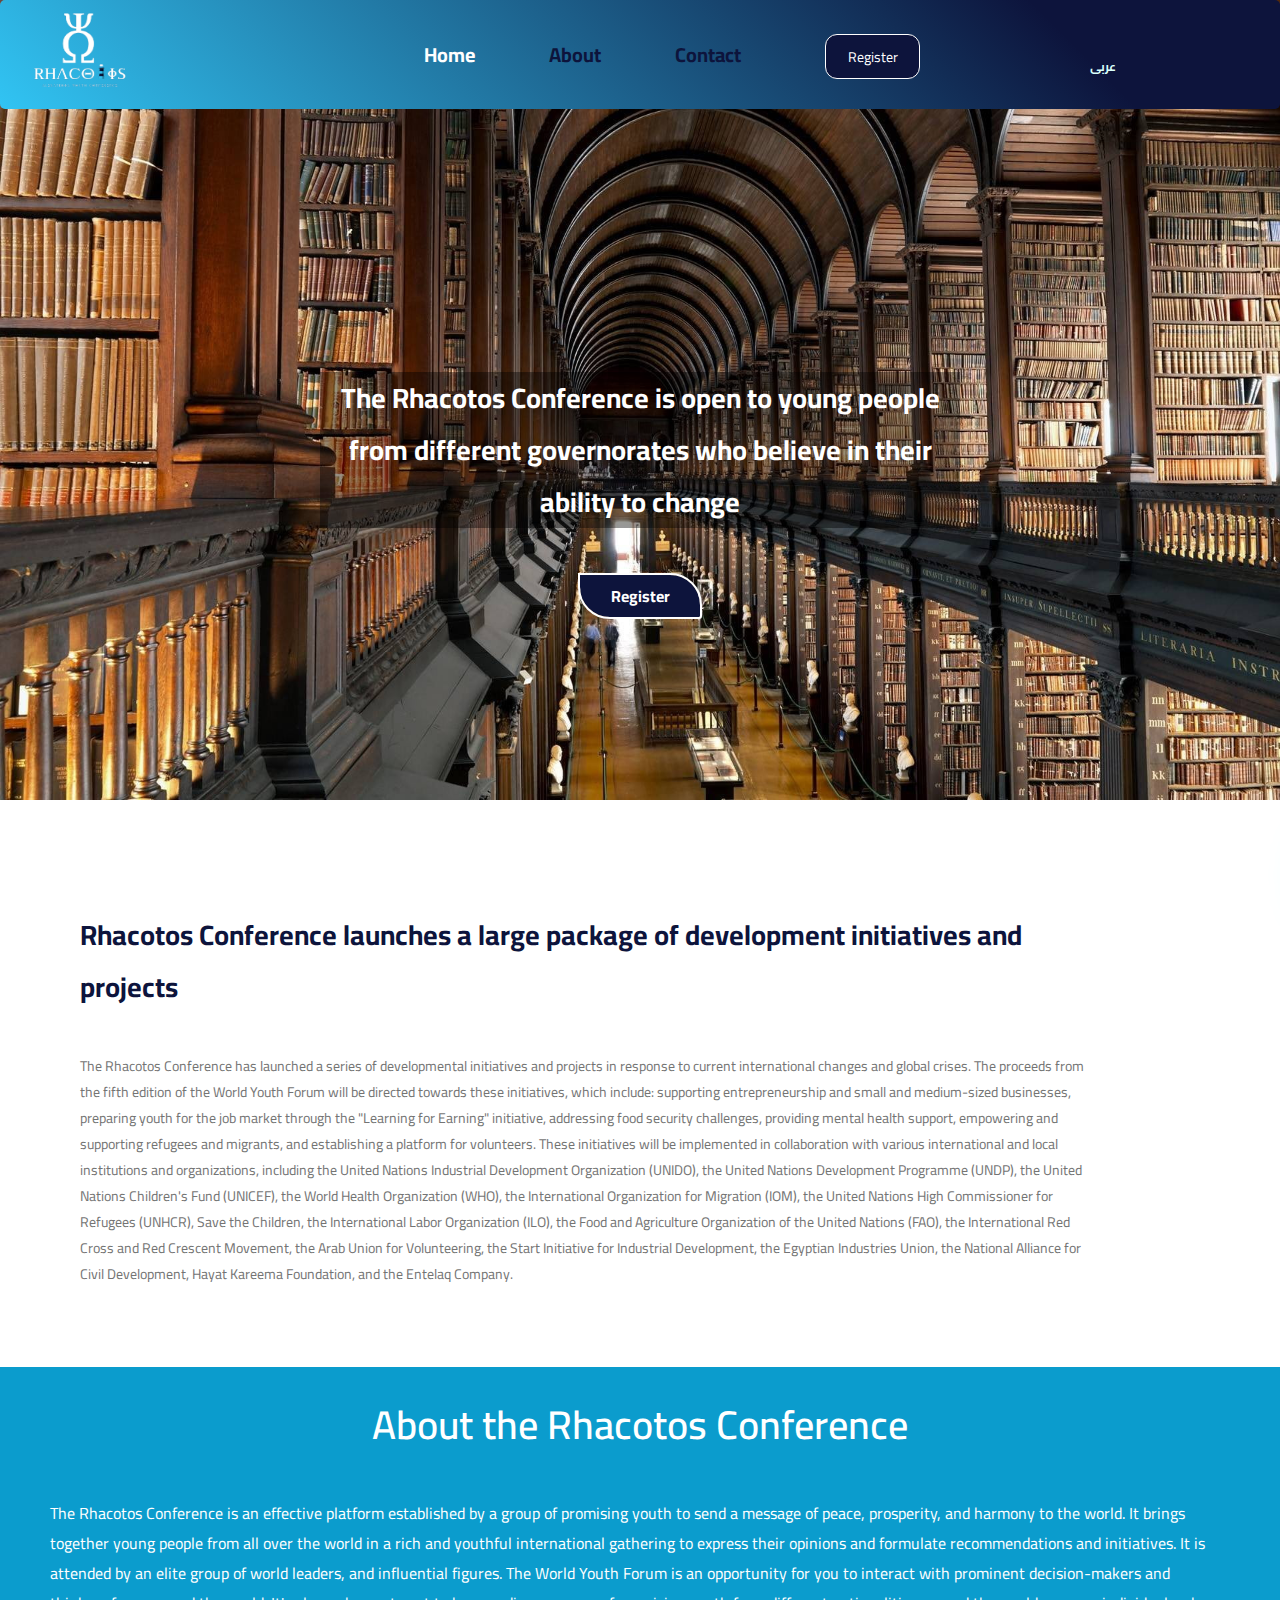
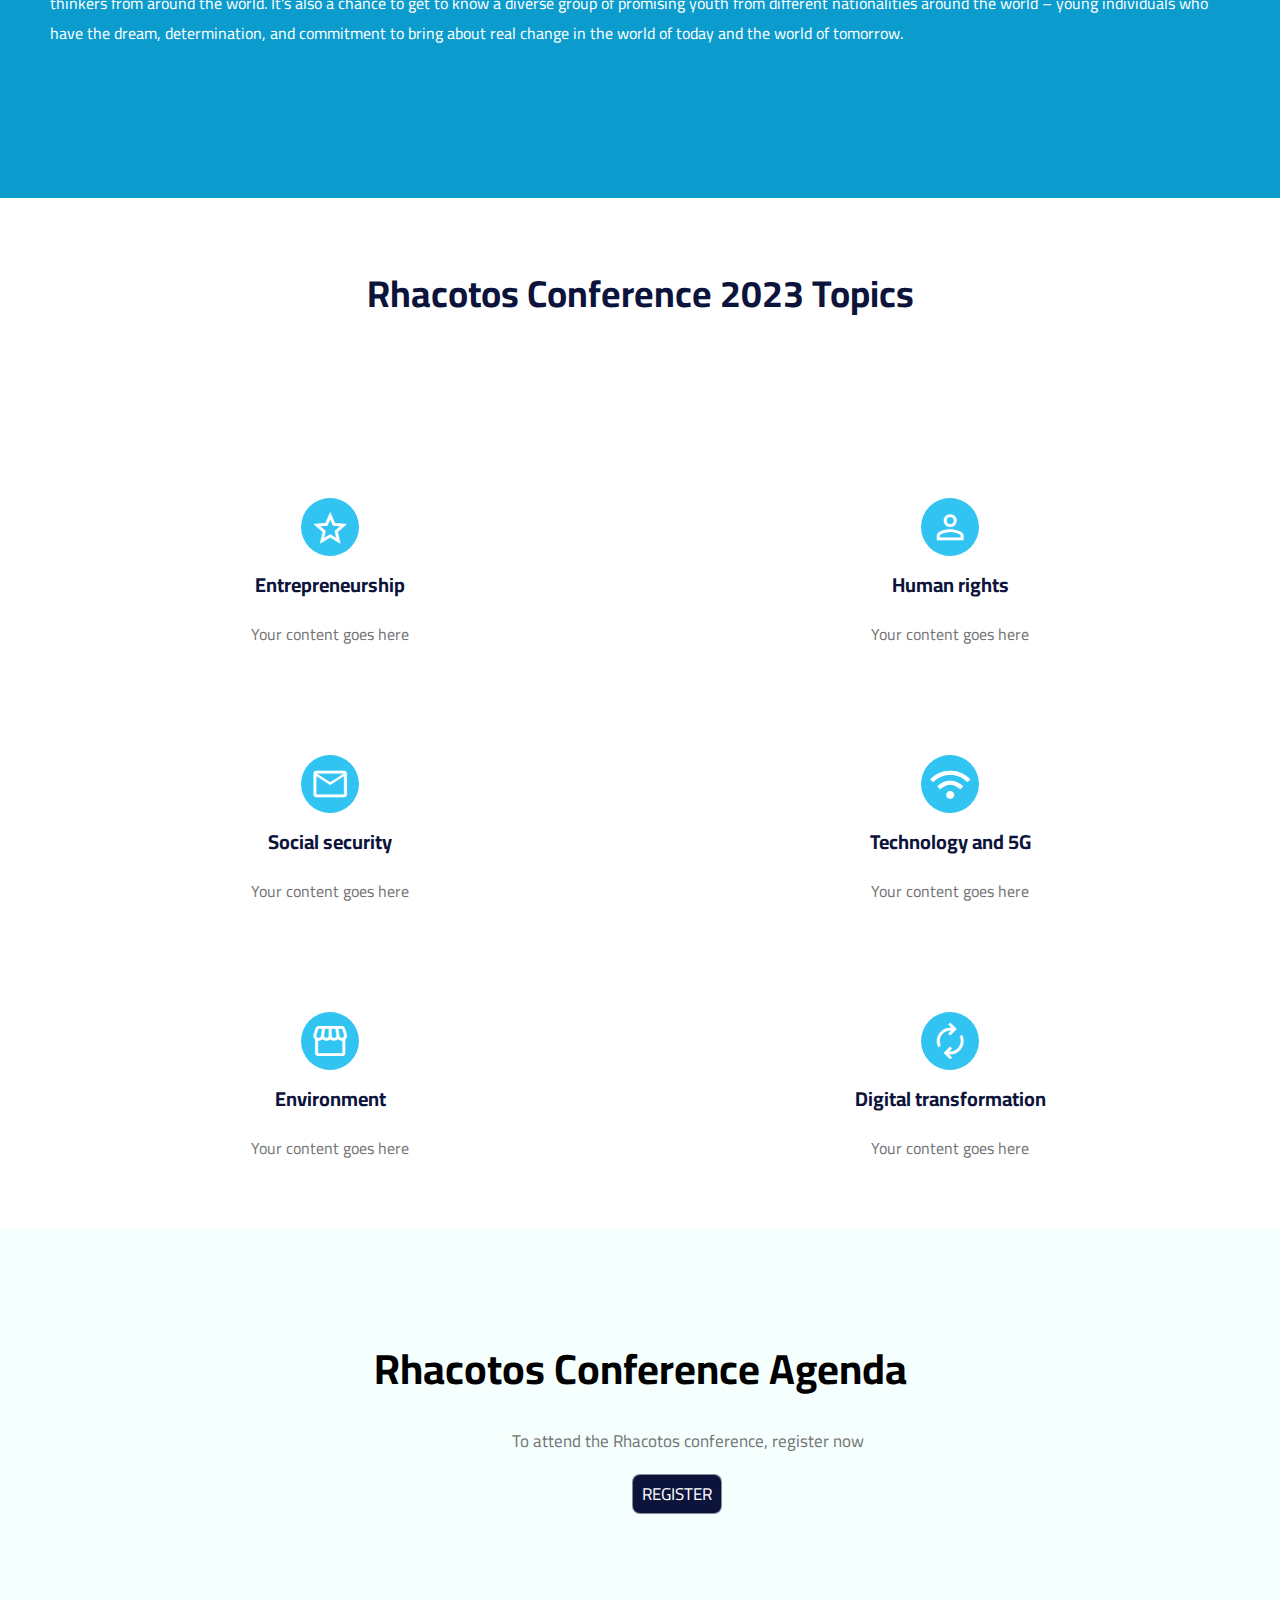
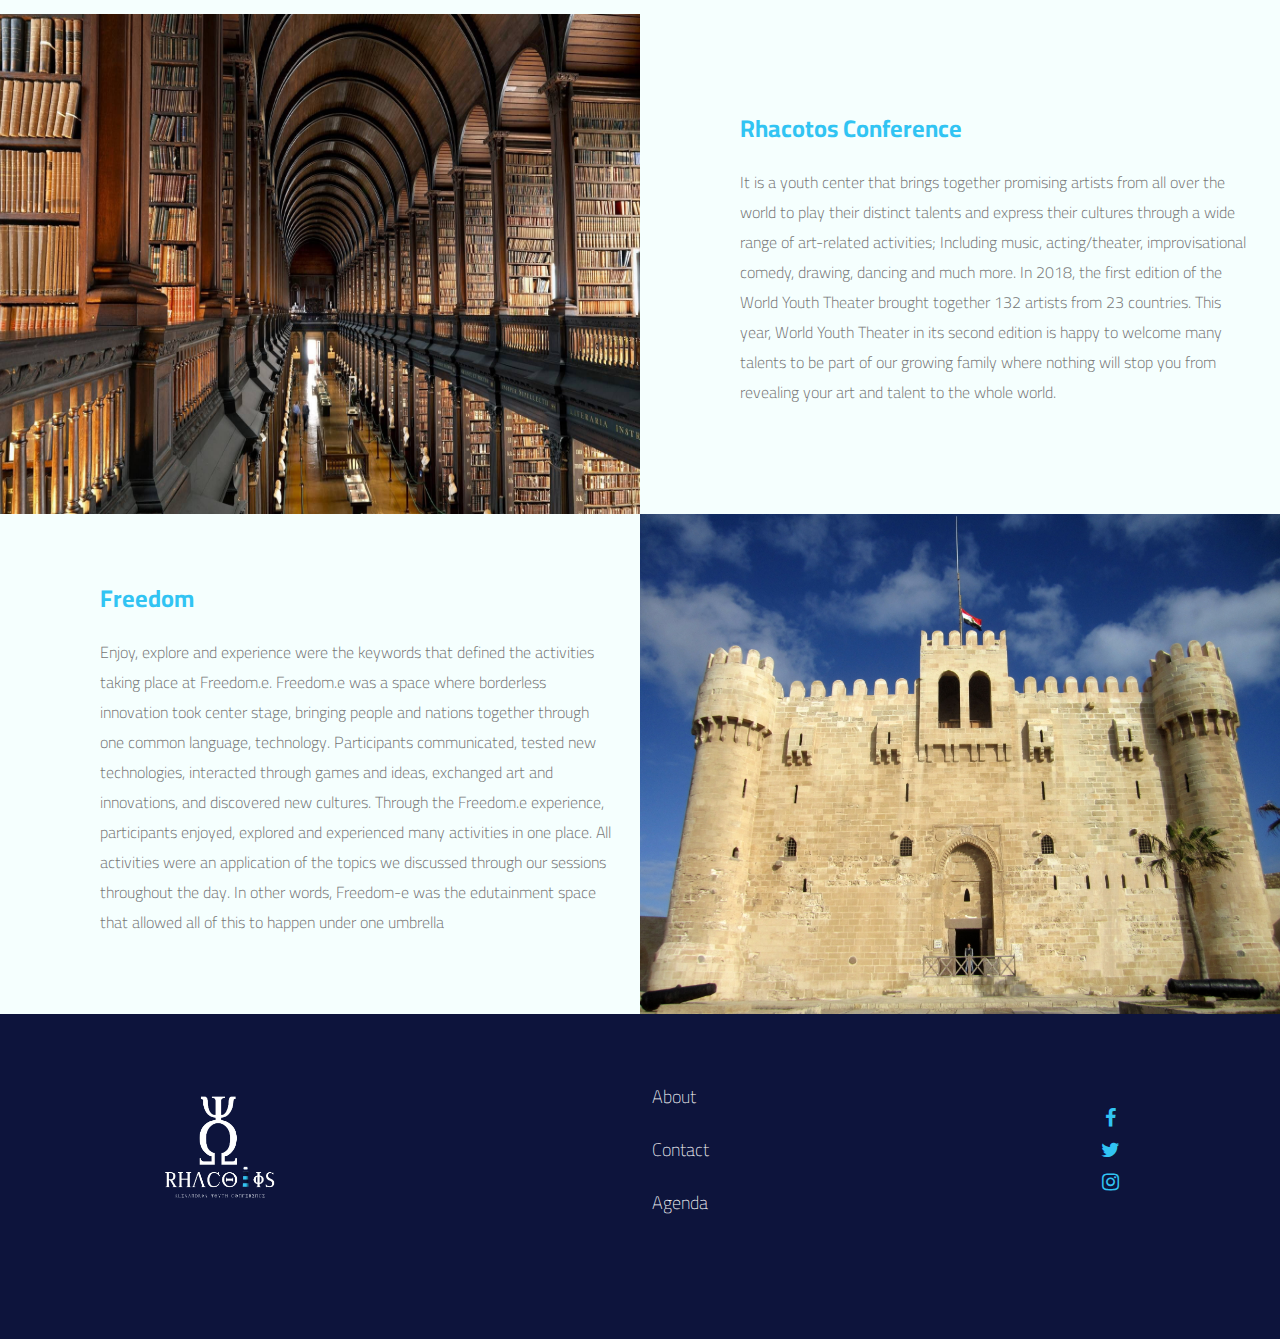
<file: translate.html>
<!DOCTYPE html>
<html dir="ltr" lang="en">

    <head>
        <meta charset="UTF-8">
        <meta name="viewport" content="width=device-width, initial-scale=1.0">
        <title>Rhacotos Conference  </title>
        <meta name="description" content="Conference Rhacotos">
        <link rel="icon" type="image" href="/assests/logo.png">
        <!-- Fonts -->
        <link rel="stylesheet" href="https://cdnjs.cloudflare.com/ajax/libs/font-awesome/4.7.0/css/font-awesome.min.css">
        <link rel="preconnect" href="https://fonts.googleapis.com">
        <link rel="preconnect" href="https://fonts.gstatic.com" crossorigin>
        <link rel="preconnect" href="https://fonts.googleapis.com">
        <link rel="preconnect" href="https://fonts.gstatic.com" crossorigin>
        <link href="https://fonts.googleapis.com/css2?family=Cairo:wght@200;300;400;500;600;700;800;900;1000&family=Dancing+Script:wght@700&family=Great+Vibes&family=Montserrat:wght@300;400;500;600;700;800&family=Norican&family=Open+Sans:wght@400;600;700&family=Reem+Kufi+Fun:wght@400;500;600;700&family=Ruwudu:wght@400;500;600;700&family=Work+Sans:ital,wght@0,200;0,300;0,400;0,500;0,600;0,700;0,800;0,900;1,300;1,400;1,500;1,600;1,700;1,800&display=swap" rel="stylesheet">
        <link href="https://fonts.googleapis.com/css2?family=Cairo:wght@200;300;400;500;600;700;800;900;1000&family=Dancing+Script:wght@700&family=Great+Vibes&family=Montserrat:wght@300;400;500;600;700;800&family=Norican&family=Open+Sans:wght@400;600;700&family=Work+Sans:ital,wght@0,200;0,300;0,400;0,500;0,600;0,700;0,800;0,900;1,300;1,400;1,500;1,600;1,700;1,800&display=swap" rel="stylesheet">
        <link rel="stylesheet" href="https://fonts.googleapis.com/css2?family=Material+Symbols+Outlined:opsz,wght,FILL,GRAD@20..48,100..700,0..1,-50..200" />
        <link rel="stylesheet" href="https://fonts.googleapis.com/css2?family=Material+Symbols+Outlined:opsz,wght,FILL,GRAD@20..48,100..700,0..1,-50..200" />
        <link rel="stylesheet" href="https://fonts.googleapis.com/css2?family=Material+Symbols+Outlined:opsz,wght,FILL,GRAD@20..48,100..700,0..1,-50..200" />
        <link rel="stylesheet" href="https://fonts.googleapis.com/css2?family=Material+Symbols+Outlined:opsz,wght,FILL,GRAD@48,400,0,0" />
        <link rel="stylesheet" href="https://fonts.googleapis.com/css2?family=Material+Symbols+Outlined:opsz,wght,FILL,GRAD@20..48,100..700,0..1,-50..200" />
        <link rel="stylesheet" href="https://fonts.googleapis.com/css2?family=Material+Symbols+Outlined:opsz,wght,FILL,GRAD@20..48,100..700,0..1,-50..200" />
        <!-- Style Css -->
        <link rel="stylesheet" href="/css/translate.css">
    </head>
    <body >
        <!-- NAV BAR -->
        <div class="navbar">
            <span class="material-symbols-outlined" id="bar">
                menu
                </span>
                <span class="material-symbols-outlined" id="close">
                    close
                    </span>
            <div class="container">
                <div class="logo">
                    <img src="/assests/logo.png" alt="ractos logo">
                </div>
                <div class="links">
                    <ul>
                        <li><a href="/index.html" class="translate">عربى</a></li>
                        <li><a href="#" class="home">Home</a></li>
                        <li><a href="#">About</a></li>
                        <li><a href="#">Contact </a></li>
                        <button class="signin"><a href="/translate-reg.html">Register</a></button>
                    </ul>
                </div>
            </div>
        </div>
        <!-- End NAV BAR -->
        <!-- ===================================================== -->
        <!-- HERO -->
        <div class="hero">
                <div class="slideshow-container">
                    <div class="mySlides fade">
                        <img src="/assests/one.jpg" style="width:100%">
                    </div>
                    <div class="mySlides fade">
                        <img src="/assests/two.jpg" style="width:100%">
                    </div>
                    <div class="mySlides fade">
                        <img src="/assests/three.jpg" style="width:100%">
                    </div>
                </div>
            <div class="container">
                <div class="hero-text">
                <h2>The Rhacotos Conference is open to young people from different governorates who believe in their ability to change</h2>
            <button class="hero-btn"><a href="/translate-reg.html">Register</a></button>
            </div>
        </div>
        </div>
        <!-- End Hero -->
        <!-- ===================================================== -->
        <!-- MAIN CONTENT -->
        <div class="main-content-section">
            <div class="container">
                <div class="main-content-section-text">
                    <h2>Rhacotos Conference launches a large package of development initiatives and projects</h2>
                    <P>The Rhacotos Conference has launched a series of developmental initiatives and projects in response to current international changes and global crises. The proceeds from the fifth edition of the World Youth Forum will be directed towards these initiatives, which include: supporting entrepreneurship and small and medium-sized businesses, preparing youth for the job market through the "Learning for Earning" initiative, addressing food security challenges, providing mental health support, empowering and supporting refugees and migrants, and establishing a platform for volunteers. These initiatives will be implemented in collaboration with various international and local institutions and organizations, including the United Nations Industrial Development Organization (UNIDO), the United Nations Development Programme (UNDP), the United Nations Children's Fund (UNICEF), the World Health Organization (WHO), the International Organization for Migration (IOM), the United Nations High Commissioner for Refugees (UNHCR), Save the Children, the International Labor Organization (ILO), the Food and Agriculture Organization of the United Nations (FAO), the International Red Cross and Red Crescent Movement, the Arab Union for Volunteering, the Start Initiative for Industrial Development, the Egyptian Industries Union, the National Alliance for Civil Development, Hayat Kareema Foundation, and the Entelaq Company.</P>
                </div>
            </div>
        </div>
        <!--  End MAIN CONTENT -->
        <!-- ===================================================== -->
        <!-- ABOUT -->
        <div class="about">
            <div class="container">
                <h2>About the Rhacotos Conference</h2>
                <P>The Rhacotos Conference is an effective platform established by a group of promising youth to send a message of peace, prosperity, and harmony to the world. It brings together young people from all over the world in a rich and youthful international gathering to express their opinions and formulate recommendations and initiatives. It is attended by an elite group of world leaders, and influential figures. The World Youth Forum is an opportunity for you to interact with prominent decision-makers and thinkers from around the world. It's also a chance to get to know a diverse group of promising youth from different nationalities around the world – young individuals who have the dream, determination, and commitment to bring about real change in the world of today and the world of tomorrow.</P>
            </div>
        </div>
        <!--  End ABOUT -->
        <!-- OBJECTS -->
        <div class="objects-section">
            <div class="container">
                <div class="objects-text">
                    <h3><span>Rhacotos</span> Conference 2023 Topics</h3>
                </div>
                <div class="objects">
                    <div class="ob">
                        <span class="material-symbols-outlined">
                            star
                            </span>
                        <h4>Entrepreneurship</h4>
                        <p>Your content goes here</p>
                    </div>
                    <div class="ob">
                        <span class="material-symbols-outlined">
                            person
                            </span>
                        <h4>Human rights</h4>
                        <p>Your content goes here</p>
                    </div>
                    <div class="ob">
                        <span class="material-symbols-outlined">
                            mail
                            </span>
                        <h4>Social security</h4>
                        <p>Your content goes here</p>
                    </div>
                    <div class="ob">
                        <span class="material-symbols-outlined">
                            wifi
                            </span>
                        <h4>Technology and 5G</h4>
                        <p>Your content goes here</p>
                    </div>
                    <div class="ob">
                        <span class="material-symbols-outlined">
                            storefront
                            </span>
                        <h4>Environment</h4>
                        <p>Your content goes here</p>
                    </div>
                    <div class="ob">
                        <span class="material-symbols-outlined">
                            autorenew
                            </span>
                        <h4>Digital transformation</h4>
                        <p>Your content goes here</p>
                    </div>
                </div>
            </div>
        </div>
        <!-- End OBJECTS -->
        <!-- ===================================================== -->
        <!-- AGENDA -->
        <div class="agenda">
            <div class="container">
                <div class="agenda-tilte">
                    <h2>Rhacotos Conference Agenda</h2>      
                </div>
                <div class="agenda-sign">
                    <p>To attend the Rhacotos conference, register now</p>
                    <button class="agenda-btn"><a href="/translate-reg.html">Register</a></button>
                </div>
                <div class="agenda-flex">
                    <div class="ag-flex">
                        <img src="/assests/one.jpg" alt="agend-photo">
                            <div class="text">
                                <h2>Rhacotos Conference</h2>
                                <p class="down-padding ">It is a youth center that brings together promising artists from all over the world to play their distinct talents and express their cultures through a wide range of art-related activities; Including music, acting/theater, improvisational comedy, drawing, dancing and much more. In 2018, the first edition of the World Youth Theater brought together 132 artists from 23 countries. This year, World Youth Theater in its second edition is happy to welcome many talents to be part of our growing family where nothing will stop you from revealing your art and talent to the whole world.</p>
                            </div>
                                
                    </div>
                    <div class="ag-flex" id="reverse">
                        <img  src="/assests/two.jpg" alt="agend-photo">
                        <div class="text">
                            <h2 class="up-padding">Freedom</h2>
                            <p>Enjoy, explore and experience were the keywords that defined the activities taking place at Freedom.e. Freedom.e was a space where borderless innovation took center stage, bringing people and nations together through one common language, technology. Participants communicated, tested new technologies, interacted through games and ideas, exchanged art and innovations, and discovered new cultures. Through the Freedom.e experience, participants enjoyed, explored and experienced many activities in one place. All activities were an application of the topics we discussed through our sessions throughout the day. In other words, Freedom-e was the edutainment space that allowed all of this to happen under one umbrella</p>
                        </div>
                    </div>
                </div>
            </div>
        </div>
        <!-- End AGENDA -->
        <!-- ===================================================== -->
        <!-- FOOTER -->
        <div class="footer">
            <div class="container">
                <div class="footer-logo">
                    <img src="/assests/logo.png" alt="logo">
                </div>
                <div class="links">
                    <ul>
                        <li><a href="#">About</a></li>
                        <li><a href="#">Contact</a></li>
                        <li><a href="#">Agenda</a></li>
                    </ul>
                </div>
                <div class="contacts">
                    <a href="#"><i class="fa fa-facebook"></i></a> 
                    <a href="#"><i class="fa fa-twitter"></i></a>
                    <a href="#"><i class="fa fa-instagram"></i></a>
                </div>
            </div>
        </div>
        <div class="up-button">
            UP
        </div>
        <script src="/Appjs/App.js"></script>
    </body>

</html>
</file>
<file: css/style.css>
/* global rules */
:root {
  --main-color: #0d143c;
  --second-color: #31c4f3;
  --fourth-color: #dafffb;
  --white: #ffffff;
  --p-color: #747474;
  --font-family: "Cairo", sans-serif;
}
ul {
  list-style: none;
}
a {
  text-decoration: none;
}
::-webkit-scrollbar {
  width: 10px;
  background-color: var(--second-color);
}
::-webkit-scrollbar-thumb {
  background-color: var(--main-color);
  border-radius: 2px;
}
h1,
h2,
h3,
h4,
h5,
h6 {
  margin: 0;
  padding: 0;
}
body {
  box-sizing: border-box;
  margin: 0;
  padding: 0;
  font-family: var(--font-family);
  background-color: var(--white);
}
html {
  scroll-behavior: smooth;
}
.container {
  padding-left: 20px;
  padding-right: 20px;
  margin-left: 10px;
  margin-right: 10px;
}
/* end global rules */
/* ----------------------------------------------------- 
    Nav Bar 
-------------------------------------------------------
*/
.navbar #bar,
#close {
  display: none;
}
.navbar {
  width: 100%;
  position: fixed;
  top: 0;
  border-radius: 5px;
  z-index: 200;
  background: linear-gradient(
    45deg,
    var(--second-color),
    var(--main-color) 82%
  );
}
.navbar .container {
  display: flex;
  justify-content: space-between;
  align-items: center;
}
.navbar .container .logo {
  transform: translateX(-100px);
}
.navbar .container .end-logo {
  transform: translateX(100px);
}
.navbar .container img {
  width: 100px;
  height: 100px;
}
.navbar .container .links {
  width: 100%;
}
.navbar .container .links ul {
  width: 50%;
  display: flex;
  justify-content: space-between;
  align-items: center;
  transform: translate(-50%);
  font-family: var(--font-family);
}
.navbar .container .links ul li a {
  color: var(--main-color);
  font-size: 16px;
  font-weight: bolder;
  transition: 0.4s ease-in-out;
  font-weight: bolder;
  position: relative;
  padding-bottom: 8px;
}
.navbar .container .links ul li {
  box-shadow: transparent;
  background-color: transparent;
}
.navbar .container .links ul li a::before {
  content: "";
  width: 0;
  height: 1px;
  background-color: azure;
  position: absolute;
  bottom: 0;
  right: 0;
  transition: width 0.4s ease-in;
}
.navbar .container .links ul li a:hover::before {
  width: 100%;
}
.navbar .container .links ul li a:hover {
  color: var(--fourth-color);
}
.navbar .container .links ul .home {
  color: var(--white);
}
.navbar .container .links ul .translate {
  font-size: 12px;
  position: absolute;
  left: 100%;
  padding-right: 10px;
  color: var(--fourth-color);
}
.navbar .container .links ul .translate:hover::before {
  width: 0;
}
.navbar .container .links ul .signin {
  position: relative;
  left: 10px;
  top: 2px;
  display: flex;
  justify-content: center;
  align-items: center;
  background: var(--main-color);
  overflow: hidden;
  border: none;
  width: 90px;
  height: 40px;
  border-radius: 12px;
  border: 1px solid var(--white);
}
.navbar .container .links ul .signin:after {
  content: " ";
  width: 0%;
  height: 100%;
  background: var(--second-color);
  position: absolute;
  transition: 0.4s ease-in-out;
  right: 0;
}

.navbar .container .links ul .signin:hover::after {
  right: auto;
  left: 0;
  width: 100%;
}

.navbar .container .links ul .signin a {
  text-align: center;
  text-decoration: none;
  width: 100%;
  padding: 18px 25px;
  color: var(--white);
  font-size: 14px;
  z-index: 20;
  transition: 0.3s ease-in-out;
  font-family: var(--font-family);
}

.navbar .container .links ul .signin:hover a {
  color: var(--main-color);
  font-weight: bold;
}
/* ----------------------------------------------------- 
HERO
-------------------------------------------------------
*/
.mySlides {
  display: none;
}
/* Slideshow container */
.hero .slideshow-container {
  max-width: 100%;
  position: relative;
  /* margin: auto; */
}
.hero .slideshow-container .mySlides img {
  height: 800px;
}
.active {
  background-color: var(--main-color);
}
/* Fading animation */
.fade {
  animation-name: fade;
  animation-duration: 1.5s;
}

@keyframes fade {
  from {
    opacity: 0.4;
  }
  to {
    opacity: 1;
  }
}
@media only screen and (max-width: 300px) {
  .text {
    font-size: 11px;
  }
}
.hero .hero-text {
  position: absolute;
  top: 50%;
  left: 50%;
  transform: translate(-50%, -50%);
  color: var(--white);
  max-width: 2000px;
  background-color: #00000067;
}
.hero .hero-text h2 {
  font-size: 28px;
  text-align: center;
}
.hero .hero-btn {
  position: absolute;
  top: 65%;
  left: 50%;
  transform: translate(-50%);
  background-color: var(--main-color);
  border: none;
  border-top-right-radius: 30px;
  border-bottom-right-radius: 1px;
  border-bottom-left-radius: 30px;
  outline: 2px solid var(--white);
  width: 120px;
  height: 42px;
  overflow: hidden;
  transition: 0.4s ease-in-out;
}
.hero .hero-btn a {
  font-size: 16px;
  font-family: var(--font-family);
  font-weight: bold;
  color: var(--white);
  transition: 0.4s ease-in-out;
}
.hero .hero-btn:hover {
  outline: 2px solid var(--fourth-color);
  box-shadow: 4px 5px 17px -4px var(--second-color);
}
.hero .hero-btn:hover a {
  color: var(--main-color);
}
.hero .hero-btn::before {
  content: "";
  position: absolute;
  left: -50px;
  top: 0;
  width: 0;
  height: 100%;
  background-color: var(--second-color);
  z-index: -1;
  transition: width 1000ms;
}
.hero .hero-btn:hover::before {
  width: 250%;
}
/* ----------------------------------------------------- 
MAIN CONTENT
-------------------------------------------------------
*/
.main-content-section .container {
  padding-right: 120px;
  width: 80%;
  margin-top: 100px;
}
.main-content-section .container .main-content-section-text h2 {
  font-size: 28px;
  font-weight: bold;
  color: var(--main-color);
}
.main-content-section .container .main-content-section-text p {
  margin-top: 40px;
  font-size: 14px;
  color: var(--p-color);
  font-weight: 400;
}
/* ----------------------------------------------------- 
ABOUT
-------------------------------------------------------
*/
.about {
  background-color: #0b9ccd;
  margin-top: 80px;
}
.about .container {
  text-align: center;
}
.about .container h2 {
  font-size: 40px;
  color: var(--white);
  font-weight: 600;
  padding-top: 20px;
  padding-bottom: 20px;
}
.about .container p {
  font-size: 16px;
  font-weight: 400;
  color: var(--white);
  padding-bottom: 150px;
  text-align: right;
  padding-left: 20px;
  padding-right: 20px;
}
/* ----------------------------------------------------- 
OBJECTS
-------------------------------------------------------
*/
.objects {
  width: 100%;
}
.objects-section .container {
  margin-top: 60px;
}
.objects-section .container .objects-text {
  text-align: center;
  font-size: 32px;
  color: var(--main-color);
  padding-bottom: 100px;
}
.objects-section .container .objects-text span {
  animation: changecolor 3s infinite;
}
@keyframes changecolor {
  0% {
    color: var(--main-color);
  }
  50% {
    color: var(--second-color);
  }
  100% {
    color: var(--main-color);
  }
}
.objects-section .container .objects {
  display: grid;
  grid-template-columns: repeat(auto-fill, minmax(400px, 1fr));
  gap: 20px;
  padding-bottom: 50px;
  width: 100%;
}

.objects-section .container .objects .ob {
  position: relative;
  border-radius: 10px;
  transition: 0.4s ease-in-out;
  cursor: pointer;
  position: relative;
  text-align: center;
  margin-top: 60px;
  /* overflow: visible; */
  width: 100%;
}
.objects-section .container .objects .ob:hover {
  box-shadow: 5px 5px 20px var(--second-color), -5px -5px 20px var(--main-color);
  background-color: var(--second-color);
  border: 2px solid var(--white);
}

.objects-section .container .objects .ob span {
  margin-top: 10px;
  font-size: 40px;
  color: var(--white);
  background-color: var(--second-color);
  border-radius: 50px;
  padding: 9px;
  animation: changecolorspan 7s infinite;
}
@keyframes changecolorspan {
  0% {
    background-color: var(--main-color);
  }
  50% {
    background-color: var(--second-color);
  }
  100% {
    background-color: var(--main-color);
  }
}
.objects-section .container .objects .ob h4 {
  margin-top: 10px;
  font-size: 20px;
  color: var(--main-color);
}
.objects-section .container .objects .ob p {
  color: var(--p-color);
}
/* ----------------------------------------------------- 
AGENDA
-------------------------------------------------------
*/
.agenda {
  padding-top: 100px;
  background-color: #dafffb46;
  overflow: hidden;
}
.agenda .container {
  margin: 0;
  padding: 0;
}
.agenda .container .agenda-tilte {
  width: 100%;
  text-align: center;
  font-size: 28px;
}
.agenda .container .agenda-sign {
  transform: translateX(-40%);
}
.agenda .container .agenda-sign p {
  color: var(--p-color);
  font-size: 17px;
  animation: changecolor 4s infinite;
}
.agenda .container .agenda-sign .agenda-btn {
  width: 90px;
  height: 40px;
  transform: translate(-80px);
  text-transform: uppercase;
  border-radius: 8px;
  font-size: 17px;
  font-weight: 400;
  color: #ffffff80;
  text-shadow: none;
  background: var(--main-color);
  box-shadow: transparent;
  border: 1px solid #ffffff80;
  transition: 0.5s ease;
  user-select: none;
  font-family: var(--font-family);
}
.agenda .container .agenda-sign .agenda-btn a {
  color: var(--white);
}
.agenda .container .agenda-sign .agenda-btn:hover {
  color: #ffffff;
  background: var(--second-color);
  text-shadow: 0 0 5px #ffffff, 0 0 10px #ffffff, 0 0 20px #ffffff;
  box-shadow: 0 0 5px var(--second-color), 0 0 20px var(--second-color),
    0 0 50px var(--second-color), 0 0 100px var(--second-color);
}
.agenda-flex {
  padding-top: 50px;
  display: flex;
  justify-content: space-between;
  align-items: center;
  flex-direction: column;
  width: 100%;
}
.agenda-flex img {
  width: 50%;
  height: 500px;
  overflow: hidden;
}
.agenda-flex .ag-flex {
  display: flex;
  justify-content: space-between;
  align-items: center;
}
.agenda-flex #reverse {
  flex-direction: row-reverse;
}
.agenda-flex .ag-flex .text {
  transform: translateX(-100px);
  width: 50%;
}
.agenda-flex .ag-flex .text h2 {
  color: var(--second-color);
}
.agenda-flex .ag-flex .text p {
  text-align: right;
  width: 80%;
  color: var(--p-color);
  font-weight: 300;
}
/* ----------------------------------------------------- 
FOOTER
-------------------------------------------------------
*/
.footer {
  background-color: var(--main-color);
}

.footer .container .footer-logo img {
  width: 120px;
}
.footer .container {
  display: flex;
  justify-content: space-between;
  align-items: center;
  padding-bottom: 100px;
  padding-top: 50px;
  padding-right: 150px;
  padding-left: 150px;
}
.footer .container .links li {
  margin-bottom: 20px;
}
.footer .container .links a {
  color: var(--white);
  transition: 0.4s ease-in-out;
  font-size: 18px;
  font-weight: 200;
}
.footer .container .links a:hover {
  color: var(--second-color);
}
.footer .container .contacts {
  display: flex;
  flex-direction: column;
  align-items: center;
}
.footer .container .contacts i {
  color: var(--second-color);
  margin-bottom: 8px;
  font-size: 20px;
  transition: 0.4s ease-out;
}
.footer .container .contacts i:hover {
  color: var(--white);
}
.up-button {
  position: fixed;
  /* right: 20px; */
  bottom: 10px;
  background: linear-gradient(
    45deg,
    var(--second-color),
    var(--main-color) 82%
  );
  width: 40px;
  height: 40px;
  border-radius: 10px;
  text-align: center;
  color: var(--white);
  font-size: 20px;
  box-shadow: 5px 5px 50px var(--second-color);
  right: -100px;
  overflow: hidden;
  transition: right 0.5s ease-in-out;
  cursor: pointer;
}
/* ----------------------------------------------------- 
RESPONSIVE
-------------------------------------------------------
*/
@media (min-width: 150px) and (max-width: 420px) {
  body {
    overflow-x: hidden;
  }
  .container {
    margin: 0;
    padding: 0;
  }
  .navbar {
    border-radius: 0;
    width: 100%;
  }
  .navbar #bar {
    display: block;
    color: var(--white);
    font-size: 32px;
    position: relative;
    transform: translateX(45%);
    cursor: pointer;
  }
  .navbar #close {
    display: none;
    color: var(--white);
    font-size: 32px;
    position: relative;
    transform: translateX(45%, 20px);
    cursor: pointer;
  }
  .navbar .container {
    display: none;
  }
  .navbar .container .logo,
  .end-logo {
    display: none;
  }
  .navbar .container .links {
    width: 100%;
  }
  .navbar .container .links ul {
    max-width: 100%;
    display: flex;
    flex-direction: column;
    align-items: center;
    justify-content: space-between;
    padding-top: 20px;
    transform: translateX(-30%);
  }
  .navbar .container .links ul li {
    padding-bottom: 12px;
  }
  .navbar .container .links ul li a {
    font-size: 20px;
  }
  .navbar .container .links ul .signin {
    transform: translateX(-4px);
  }
  .hero .container {
    padding: 0;
    margin: 0;
  }
  .hero .slideshow-container {
    max-width: 420px;
    height: 100%;
  }
  .hero .slideshow-container .mySlides img {
    width: 50%;
    height: 500px;
  }
  .hero .container .hero-text {
    width: 100%;
    height: 100px;
  }
  .hero .container .hero-text h2 {
    font-size: 17px;
  }
  .hero .container {
    transform: translateY(-245px);
  }
  .hero .container .hero-btn {
    width: 100px;
    transform: translate(-40px, 80px);
  }
  .main-content-section {
    width: 100%;
  }
  .main-content-section .container {
    padding: 0;
    margin: 0;
  }
  .main-content-section .container .main-content-section-text {
    text-align: right;
    padding-right: 15px;
  }
  .main-content-section .container .main-content-section-text h2 {
    font-size: 15px;
  }
  .objects-section {
    width: 100%;
  }
  .objects-section .container {
    padding: 0;
    margin: 0;
  }
  .objects-section .objects-text h3 {
    font-size: 20px;
  }
  .objects-section .container .objects {
    max-width: 100%;
    padding: 0;
  }
  .objects-section .container .objects .ob {
    max-width: 80%;
    padding: 0;
    margin-right: 15px;
  }
  .objects-section .container .objects .ob span {
    font-size: 17px;
  }
  .objects-section .container .objects .ob h4,
  p {
    font-size: 15px;
  }
  .agenda {
    width: 100%;
  }
  .agenda .container {
    padding: 0;
    margin: 0;
  }
  .agenda .container .agenda-tilte h2 {
    font-size: 25px;
  }
  .agenda .container .agenda-sign p {
    font-size: 14px;
  }
  .agenda .container .agenda-sign {
    padding: 0;
    transform: translateX(-60px);
  }
  .agenda .container .agenda-flex {
    width: 100%;
    height: 50%;
  }
  .agenda .container .agenda-flex .ag-flex .text {
    text-align: right;
    transform: translate(0);
    height: 10%;
    width: 100%;
    font-size: 10px;
    padding-right: 20px;
  }
  .agenda .container .agenda-flex .ag-flex {
    margin-top: 50px;
  }
  .agenda .container .agenda-flex .ag-flex img {
    display: none;
  }
  .footer .container {
    padding: 0;
    margin: 0;
    display: flex;
    flex-direction: column;
  }
  .footer .container .footer-logo {
    width: 50%;
  }
  .footer .container .footer-logo img {
    width: 100px;
    transform: translate(-35px);
  }
  .footer .container .contacts {
    width: 50%;
    display: flex;
    flex-direction: row;
    justify-content: space-between;
  }
}
/* --------------------------------------------------- */
/* 791px */
/* --------------------------------------------------- */
@media (min-width: 421px) and (max-width: 791px) {
  body {
    overflow-x: hidden;
  }
  .container {
    margin: 0;
    padding: 0;
  }
  .navbar {
    border-radius: 0;
  }
  .navbar #bar {
    display: block;
    color: var(--white);
    font-size: 32px;
    position: relative;
    transform: translateX(45%);
    cursor: pointer;
  }
  .navbar #close {
    display: none;
    color: var(--white);
    font-size: 32px;
    position: relative;
    transform: translateX(45%, 20px);
    cursor: pointer;
  }
  .navbar .container {
    display: none;
  }
  .navbar .container .logo,
  .end-logo {
    display: none;
  }
  .navbar .container .links {
    max-width: 100%;
  }
  .navbar .container .links ul {
    max-width: 100%;
    display: flex;
    flex-direction: column;
    align-items: center;
    justify-content: space-between;
    padding-top: 20px;
    transform: translateX(-30%);
  }
  .navbar .container .links ul li {
    padding-bottom: 20px;
  }
  .navbar .container .links ul .signin {
    transform: translateX(-4px);
  }
  .hero .container .hero-text {
    width: 80%;
  }
  .main-content-section .container {
    padding-right: 20px;
    margin-top: 20px;
  }
  .agenda .container {
    padding: 0;
    margin: 0;
  }
  .agenda .container .agenda-flex .ag-flex .text {
    transform: translateX(-50px);
  }
}
/* --------------------------------------------------- */
/* 991px */
/* --------------------------------------------------- */

@media (min-width: 792px) and (max-width: 991px) {
  body {
    overflow-x: hidden;
  }
  .container {
    margin: 0;
    padding: 0;
  }
  .hero .container .hero-text {
    width: 80%;
  }
}

/*------------------------- loader--------------------- */
.loader {
  position: relative;
  width: 120px;
  height: 90px;
  margin: 0 auto;
}

.loader:before {
  content: "";
  position: absolute;
  bottom: 30px;
  left: 50px;
  height: 30px;
  width: 30px;
  border-radius: 50%;
  background: var(--main-color);
  animation: loading-bounce 0.5s ease-in-out infinite alternate;
}

.loader:after {
  content: "";
  position: absolute;
  right: 0;
  top: 0;
  height: 7px;
  width: 45px;
  border-radius: 4px;
  box-shadow: 0 5px 0 var(--second-color), -35px 50px 0 var(--second-color),
    -70px 95px 0 var(--second-color);
  animation: loading-step 1s ease-in-out infinite;
}

@keyframes loading-bounce {
  0% {
    transform: scale(1, 0.7);
  }
  40% {
    transform: scale(0.8, 1.2);
  }
  60% {
    transform: scale(1, 1);
  }
  100% {
    bottom: 140px;
  }
}

@keyframes loading-step {
  0% {
    box-shadow: 0 10px 0 rgba(0, 0, 0, 0), 0 10px 0 var(--second-color),
      -35px 50px 0 var(--second-color), -70px 90px 0 var(--second-color);
  }
  100% {
    box-shadow: 0 10px 0 var(--second-color), -35px 50px 0 var(--second-color),
      -70px 90px 0 var(--second-color), -70px 90px 0 rgba(0, 0, 0, 0);
  }
}
</file>
<file: css/meals.css>
/* global rules */
:root {
  --main-color: #0d143c;
  --second-color: #31c4f3;
  --fourth-color: #dafffb;
  --white: #ffffff;
  --p-color: #747474;
  --font-family: "Cairo", sans-serif;
}
ul {
  list-style: none;
}
a {
  text-decoration: none;
}
::-webkit-scrollbar {
  width: 10px;
  background-color: var(--second-color);
}
::-webkit-scrollbar-thumb {
  background-color: var(--main-color);
  border-radius: 2px;
}
h1,
h2,
h3,
h4,
h5,
h6 {
  margin: 0;
  padding: 0;
}
body {
  box-sizing: border-box;
  margin: 0;
  padding: 0;
  font-family: var(--font-family);
}
html {
  scroll-behavior: smooth;
}
.container {
  padding-left: 20px;
  padding-right: 20px;
  margin-left: 10px;
  margin-right: 10px;
}
/* Buttons */
.main-buttons {
  width: 100%;
  position: absolute;
  top: 50%;
  transform: translateY(-80%);
}
.container {
  padding-left: 20px;
  padding-right: 20px;
  margin-left: 50px;
  margin-right: 50px;
}
.flex-button {
  display: flex;
  flex-direction: column;
  justify-content: space-between;
}
.flex-button button {
  height: 40px;
  margin-bottom: 50px;
  font-size: 20px;
  cursor: pointer;
  background-color: var(--second-color);
  border-radius: 10px;
  transition: 0.4s ease-in;
}
.flex-button button:hover {
  background-color: #0d143c;
  color: var(--white);
}

@media (min-width: 150px) and (max-width: 250px) {
  .main-buttons {
    max-width: 80%;
  }
  .flex-button button {
    font-size: 10px;
    max-width: 100%;
  }
}
</file>
<file: css/translate-reg.css>
:root {
  --main-color: #0d143c;
  --second-color: #31c4f3;
  --fourth-color: #dafffb;
  --white: #ffffff;
  --p-color: #747474;
  --font-family: "Cairo", sans-serif;
}

* {
  margin: 0;
  padding: 0;
  box-sizing: border-box;
}
body {
  font-family: "Cairo", sans-serif;
}
body::after {
  content: "";
  width: 100%;
  height: 100%;
  position: absolute;
  top: 0;
  left: 0;
  background-image: url(/assests/three.jpg);
  background-size: cover;
  z-index: -1;
  opacity: 0.5;
}
.formbold-main-wrapper h2 {
  text-align: center;
  margin-bottom: 50px;
}
.formbold-main-wrapper {
  display: flex;
  align-items: center;
  justify-content: center;
  padding: 50px 0;
  position: absolute;
  left: 50%;
  top: 50%;
  transform: translate(-50%, -50%);
  width: 700px;
  padding-bottom: 80px;
  border-radius: 20px;
  background-color: white;
  margin-top: 20px;
}
.formbold-form-wrapper {
  margin: 0 auto;
  width: 80%;
  padding: 20px 0;
}

.formbold-steps {
  padding-bottom: 18px;
  margin-bottom: 20px;
  border-bottom: 1px solid #dde3ec;
}
.formbold-steps ul {
  padding: 0;
  margin: 0;
  list-style: none;
  display: flex;
  gap: 20px;
}
.formbold-steps li {
  display: flex;
  align-items: center;
  gap: 14px;
  font-weight: 500;
  font-size: 16px;
  line-height: 24px;
  color: var(--main-color);
}
.formbold-steps li span {
  display: flex;
  align-items: center;
  justify-content: center;
  background: #dde3ec;
  border-radius: 50%;
  width: 36px;
  height: 36px;
  font-weight: 500;
  font-size: 16px;
  line-height: 24px;
  color: #536387;
}
.formbold-steps li.active {
  color: var(--main-color);
}
.formbold-steps li.active span {
  background: var(--second-color);
  color: #ffffff;
}

.formbold-input-flex {
  display: flex;
  gap: 40px;
  margin-bottom: 22px;
}
.formbold-input-flex > div {
  width: 50%;
}
.formbold-form-input {
  width: 100%;
  padding: 8px;
  border-radius: 5px;
  border: 1px solid #dde3ec;
  background: #ffffff;
  font-weight: 500;
  font-size: 16px;
  color: #536387;
  outline: none;
  resize: none;
  overflow: hidden;
}
.formbold-form-input:focus {
  border-color: var(--second-color);
  box-shadow: 0px 3px 8px rgba(0, 0, 0, 0.05);
}
.formbold-form-label {
  color: var(--main-color);
  font-weight: 500;
  font-size: 14px;
  line-height: 24px;
  display: block;
  margin-bottom: 10px;
}
.formbold-confirm-btn.active {
  background: var(--main-color);
  color: #ffffff;
}

.formbold-form-step-1,
.formbold-form-step-2,
.formbold-form-step-3,
.formbold-form-step-4,
.formbold-form-step-5 {
  display: none;
}
.formbold-form-step-1.active,
.formbold-form-step-2.active,
.formbold-form-step-3.active,
.formbold-form-step-4.active,
.formbold-form-step-5.active {
  display: block;
}
.formbold-form-step-4.active {
  padding-bottom: 20px;
}
.formbold-form-step-5.active {
  padding-bottom: 80px;
}
.formbold-form-step-5.active label {
  font-size: 20px;
  text-align: center;
}
.formbold-form-step-4.active .formbold-input-flex select {
  width: 240px;
}
.formbold-form-step-4.active .formbold-form-input {
  padding: 0;
  margin: 0;
  height: 30px;
  width: 250px;
  text-indent: 5px;
}
.formbold-form-step-4.active .formbold-input-flex .Radio-work {
  transform: translate(10px);
}
.formbold-form-step-4.active .year-study input::placeholder {
  font-size: 10px;
}
.formbold-form-btn-wrapper {
  display: flex;
  align-items: center;
  justify-content: flex-end;
  gap: 25px;
  margin-top: 25px;
}
.formbold-back-btn {
  cursor: pointer;
  background: #ffffff;
  border: none;
  color: #07074d;
  font-weight: 500;
  font-size: 16px;
  line-height: 24px;
  display: none;
}
.formbold-back-btn.active {
  display: block;
}

.formbold-btn {
  align-items: center;
  gap: 5px;
  font-size: 16px;
  border-radius: 5px;
  padding: 10px 25px;
  border: none;
  font-weight: 500;
  background-color: var(--main-color);
  color: white;
  cursor: pointer;
  position: absolute;
  top: 87%;
}
.sumbit-btn {
  position: absolute;
  right: 8%;
  cursor: pointer;
  top: 88%;
  z-index: 1;
  padding: 10px 30px;
  border-radius: 10px;
  font-size: 15px;
  font-weight: 500;
  background-color: var(--main-color);
  color: var(--white);
  transition: 0.4s ease-in-out;
  display: none;
  border: none;
}
.sumbit-btn:hover {
  background-color: var(--second-color);
}
.formbold-btn:hover {
  box-shadow: 0px 3px 8px rgba(0, 0, 0, 0.05);
}
.formbold-form-step-2 select {
  width: 100%;
  height: 30px;
  margin-bottom: 20px;
  border-radius: 10px;
  text-indent: 10px;
  font-size: 15px;
  cursor: pointer;
}
select:focus {
  outline: 1px solid var(--second-color);
  border: none;
}
.formbold-form-step-3 .gender input {
  margin-left: 10px;
}
.formbold-form-btn-wrapper .formbold-btn {
  margin-right: 50px;
  margin-top: 5px;
  margin-bottom: 5px;
  padding-bottom: 10px;
  transition: ease-in-out 0.4s;
}
.formbold-form-btn-wrapper .formbold-back-btn {
  position: absolute;
  top: 89%;
  left: 20%;
  font-size: 20px;
}
.formbold-form-btn-wrapper .formbold-btn:hover {
  background-color: var(--second-color);
}
.user-form {
  position: absolute;
  left: 50%;
  top: -10%;
  z-index: 1;
  transform: translate(-50%);
}
.user-form img {
  width: 100px;
}
.formbold-form-step-1.active {
  height: 420px;
}
.formbold-form-step-1 .formbold-input-flex .formbold-form-input {
  width: 120%;
}
.formbold-form-step-1 h4 {
  text-align: right;
  padding-bottom: 20px;
  font-weight: 400;
}
.formbold-form-step-1 .upload-image {
  margin-top: 40px;
  margin-bottom: 40px;
  width: max-content;
}
.formbold-form-step-1 .upload-image label {
  font-size: 17px;
}
.formbold-form-step-1 .upload-image input {
  cursor: pointer;
  border: 1px dashed var(--second-color);
}
.formbold-form-step-4 h4 {
  font-weight: 400;
  padding-left: 10px;
  margin-top: 20px;
}
.formbold-form-step-4 select {
  width: 50%;
  height: 30px;
  margin-bottom: 20px;
  border-radius: 10px;
  text-indent: 10px;
  font-size: 15px;
  cursor: pointer;
}
.formbold-form-step-4 .formbold-form-input {
  width: 50%;
}
.formbold-form-step-4 .faculty,
.university,
.year-graduation,
.year-study,
.company-name,
.job-title {
  display: none;
}
.Radio input {
  margin-left: 5px;
}

.modal,
.modal-arabic {
  display: none;
  position: fixed;
  top: 20%;
  left: 0;
  width: 100%;
  height: 70%;
  background-color: rgba(0, 0, 0, 0.7);
  z-index: 1;
  border-radius: 15px;
}

.modal-content {
  background-color: #fff;
  margin: 15% auto;
  padding: 20px;
  /* border: 1px solid #888; */
  border-radius: 15px;
  width: 50%;
  text-align: center;
  position: relative;
  color: red;
}

.close {
  position: absolute;
  top: 8px;
  right: 0;
  padding: 10px;
  cursor: pointer;
  border-radius: 5%;
}

/* Style the close button */
.close:hover {
  background-color: #f44336;
  color: #fff;
}

/* ---------------------------------- */
/* Responsive */
/* ---------------------------------- */
@media (min-width: 52px) and (max-width: 270px) {
  body {
    overflow-x: hidden;
  }
  body::after {
    display: none;
  }
  .user-form {
    display: none;
  }
  .formbold-steps {
    display: none;
  }
  .formbold-form-step-1 h2 {
    padding-top: -30px;
    margin-bottom: 50px;
    font-size: 14px;
  }
  .formbold-form-step-1.active {
    transform: translate(-15px, -180px);
  }
  .formbold-form-step-1.active .formbold-input-flex {
    display: flex;
    flex-direction: column;
    padding-left: 5px;
  }
  .formbold-form-step-1.active .formbold-form-input {
    padding: 0;
    margin: 0;
    width: 200px;
    text-indent: 15px;
  }
  .formbold-form-step-1.active label {
    transform: translateX(5px);
    font-size: 13px;
  }
  .formbold-form-step-1.active #arabic-name {
    margin-left: 5px;
  }
  .formbold-form-step-1.active #ar-label {
    transform: translateX(30px);
    font-weight: 500;
  }
  .formbold-form-step-1 .upload-image {
    padding-left: 5px;
    padding-right: 5px;
    padding-bottom: 15px;
  }
  .formbold-form-step-1 .upload-image label {
    transform: translateX(20px);
    /* display: none; */
  }
  .formbold-form-step-1 .upload-image input {
    width: 40%;
  }
  .formbold-form-step-1 .Radio {
    padding-left: 50px;
  }
  .formbold-form-btn-wrapper {
    position: absolute;
    top: 119%;
    left: 70%;
    transform: translate(15px, 10px);
    padding: 0;
    margin: 0;
  }
  .formbold-form-btn-wrapper .formbold-btn {
    padding: 0;
    margin: 0;
    width: 140px;
    height: 40px;
    transform: translate(10px, 140px);
  }
  .formbold-main-wrapper {
    width: 100%;
    padding: 0;
    margin: 0;
  }
  .formbold-main-wrapper .formbold-form-wrapper {
    width: 100%;
    padding: 0;
    margin: 0;
  }
  .formbold-form-step-2.active h2 {
    margin-top: -80px;
  }
  .formbold-form-step-2 select {
    width: 80%;
    transform: translateX(20px);
  }
  .formbold-form-step-2 .formbold-form-label {
    padding-left: 20px;
  }
  .formbold-form-step-2.active .formbold-input-flex {
    display: flex;
    flex-direction: column;
  }
  .formbold-form-input,
  .formbold-input-flex .formbold-form-label {
    transform: translateX(20px);
    text-indent: 15px;
  }
  .formbold-form-input {
    padding: 0;
    margin: 0;
    width: 180px;
    height: 40px;
  }
  .formbold-form-btn-wrapper .formbold-back-btn {
    transform: translate(-130px, 70px);
    padding: 0;
    margin: 0;
    width: 140px;
    height: 40px;
    border-radius: 5px;
    background-color: var(--main-color);
    color: var(--white);
  }
  .formbold-form-step-3 h2 {
    margin-top: -300 px;
  }
  .formbold-form-step-3.active .formbold-input-flex {
    display: flex;
    flex-direction: column;
  }
  .formbold-form-step-4 h2 {
    margin-top: -200px;
    font-size: 20px;
  }
  .formbold-form-step-4.active .formbold-input-flex {
    display: flex;
    flex-direction: column;
  }
  .formbold-form-step-4.active .formbold-input-flex h4 {
    font-size: 13px;
    margin-left: 5px;
    margin-bottom: 20px;
  }
  .formbold-form-step-4.active .formbold-form-input {
    width: 140px;
  }
  .formbold-form-step-4.active .formbold-form-input::placeholder {
    font-size: 11px;
    display: none;
  }
  .formbold-form-step-4 select {
    width: 100px;
  }
  .formbold-form-step-4.active .work .Radio-work,
  .Radio {
    margin-left: 10px;
    margin-top: 15px;
  }
  .formbold-form-step-5.active input {
    margin-left: 5px;
  }
}

/* ---------------------------------- */
/* 420px */
/* ---------------------------------- */
@media (min-width: 271px) and (max-width: 420px) {
  body {
    overflow-x: hidden;
  }
  body::after {
    display: none;
  }
  .user-form {
    display: none;
  }
  .formbold-steps {
    display: none;
  }
  .formbold-form-step-1 h2 {
    padding-top: -30px;
    margin-bottom: 50px;
    font-size: 14px;
  }
  .formbold-form-step-1.active {
    transform: translate(-15px, -180px);
  }
  .formbold-form-step-1.active .formbold-input-flex {
    display: flex;
    flex-direction: column;
    padding-left: 20px;
  }
  .formbold-form-step-1.active .formbold-form-input {
    padding: 0;
    margin: 0;
    width: 200px;
    text-indent: 15px;
  }
  .formbold-form-step-1.active label {
    transform: translateX(20px);
    font-size: 13px;
  }
  .formbold-form-step-1.active #arabic-name {
    margin-left: 17px;
  }
  .formbold-form-step-1.active #ar-label {
    transform: translateX(30px);
    font-weight: 500;
  }
  .formbold-form-step-1 .upload-image {
    padding-left: 20px;
    padding-right: 50px;
    padding-bottom: 15px;
  }
  .formbold-form-step-1 .upload-image input {
    width: 80%;
  }
  .formbold-form-step-1 .Radio {
    padding-left: 50px;
  }
  .formbold-form-btn-wrapper {
    position: absolute;
    top: 119%;
    left: 70%;
    transform: translate(-20px, 10px);
    padding: 0;
    margin: 0;
  }
  .formbold-form-btn-wrapper .formbold-btn {
    padding: 0;
    margin: 0;
    width: 140px;
    height: 40px;
    transform: translate(10px, 140px);
  }
  .formbold-main-wrapper {
    width: 100%;
    padding: 0;
    margin: 0;
  }
  .formbold-main-wrapper .formbold-form-wrapper {
    width: 100%;
    padding: 0;
    margin: 0;
  }
  .formbold-form-step-2.active h2 {
    margin-top: -80px;
  }
  .formbold-form-step-2 select {
    width: 80%;
    transform: translateX(20px);
  }
  .formbold-form-step-2 .formbold-form-label {
    padding-left: 20px;
  }
  .formbold-form-step-2.active .formbold-input-flex {
    display: flex;
    flex-direction: column;
  }
  .formbold-form-input,
  .formbold-input-flex .formbold-form-label {
    transform: translateX(20px);
    text-indent: 15px;
  }
  .formbold-form-input {
    padding: 0;
    margin: 0;
    width: max-content;
    height: 40px;
  }
  .formbold-form-btn-wrapper .formbold-back-btn {
    transform: translate(-130px, 70px);
    padding: 0;
    margin: 0;
    width: 140px;
    height: 40px;
    border-radius: 5px;
    background-color: var(--main-color);
    color: var(--white);
  }
  .formbold-form-step-3 h2 {
    margin-top: -300 px;
  }
  .formbold-form-step-3.active .formbold-input-flex {
    display: flex;
    flex-direction: column;
  }
  .formbold-form-step-4 h2 {
    margin-top: -200px;
    font-size: 20px;
  }
  .formbold-form-step-4.active .formbold-input-flex {
    display: flex;
    flex-direction: column;
  }
  .formbold-form-step-4.active .formbold-input-flex h4 {
    font-size: 13px;
    margin-left: 5px;
    margin-bottom: 20px;
  }
  .formbold-form-step-4.active .formbold-form-input {
    width: 140px;
  }
  .formbold-form-step-4.active .formbold-form-input::placeholder {
    font-size: 11px;
    display: none;
  }
  .formbold-form-step-4 select {
    transform: translateX(10px);
  }
  .formbold-form-step-4.active .work .Radio-work,
  .Radio {
    margin-left: 10px;
    margin-top: 15px;
  }
  .formbold-form-step-5.active input {
    margin-left: 18px;
  }
}
/* ------------------------------------------ */
/* 791 */
/* ------------------------------------------ */
@media (min-width: 421px) and (max-width: 791px) {
  body {
    overflow-x: hidden;
  }
  body::after {
    display: none;
  }
  .user-form {
    display: none;
  }
  .formbold-steps {
    display: none;
  }
  .formbold-form-step-1 h2 {
    padding-top: -30px;
    margin-bottom: 50px;
    font-size: 22px;
  }
  .formbold-form-step-1.active {
    transform: translateY(-180px);
  }
  .formbold-form-step-1.active .formbold-input-flex {
    display: flex;
    flex-direction: column;
    transform: translateX(5%);
  }
  .formbold-form-step-1.active .formbold-form-input {
    padding: 0;
    margin: 0;
    width: 400px;
    text-indent: 15px;
  }
  .formbold-form-step-1.active label {
    transform: translateX(20px);
  }
  .formbold-form-step-1.active #arabic-name {
    margin-left: 20px;
  }
  .formbold-form-step-1.active #ar-label {
    transform: translateX(50px);
    font-weight: 500;
  }
  .formbold-form-step-1 .upload-image {
    padding-left: -20px;
    padding-right: 50px;
    padding-bottom: 15px;
  }
  .formbold-form-step-1 .upload-image input {
    width: 80%;
  }
  .formbold-form-step-1 .Radio {
    padding-left: 50px;
  }
  .formbold-form-btn-wrapper {
    position: absolute;
    top: 102%;
    left: 60%;
    transform: translate(-100%, 80%);
    padding: 0;
    margin: 0;
  }
  .formbold-form-btn-wrapper .formbold-btn {
    padding: 0;
    margin: 0;
    width: 140px;
    height: 40px;
    transform: translate(10px, 140px);
  }
  .formbold-main-wrapper {
    width: 100%;
    padding: 0;
    margin: 0;
  }
  .formbold-main-wrapper .formbold-form-wrapper {
    width: 100%;
    padding: 0;
    margin: 0;
  }
  .formbold-form-step-2.active h2 {
    margin-top: -80px;
  }
  .formbold-form-step-2 select {
    width: 80%;
    transform: translateX(20px);
  }
  .formbold-form-step-2 .formbold-form-label {
    padding-left: 20px;
  }
  .formbold-form-step-2.active .formbold-input-flex {
    display: flex;
    flex-direction: column;
  }
  .formbold-form-input,
  .formbold-input-flex .formbold-form-label {
    transform: translateX(20px);
    text-indent: 15px;
  }
  .formbold-form-input {
    padding: 0;
    margin: 0;
    width: 400px;
    height: 40px;
  }
  .formbold-form-btn-wrapper .formbold-back-btn {
    transform: translate(-130px, 70px);
    padding: 0;
    margin: 0;
    width: 140px;
    height: 40px;
    border-radius: 5px;
    background-color: var(--main-color);
    color: var(--white);
  }
  .formbold-form-step-3 h2 {
    margin-top: -300 px;
  }
  .formbold-form-step-3.active .formbold-input-flex {
    display: flex;
    flex-direction: column;
  }
  .formbold-form-step-4 h2 {
    margin-top: -200px;
    font-size: 20px;
  }
  .formbold-form-step-4.active .formbold-input-flex {
    display: flex;
    flex-direction: column;
  }
  .formbold-form-step-4.active .formbold-input-flex h4 {
    font-size: 13px;
    margin-left: 5px;
    margin-bottom: 20px;
  }
  .formbold-form-step-4.active .formbold-form-input {
    width: 400px;
  }
  .formbold-form-step-4.active .formbold-form-input::placeholder {
    font-size: 11px;
    display: none;
  }
  .formbold-form-step-4.active select {
    transform: translateX(10px);
  }
  .formbold-form-step-4.active .work .Radio-work,
  .Radio {
    margin-left: 10px;
    margin-top: 15px;
  }
  .formbold-form-step-4.active {
    padding-top: 400px;
  }
  .formbold-form-step-5.active input {
    margin-left: 30px;
  }
}
</file>
<file: css/translate.css>
/* global rules */
:root {
  --main-color: #0d143c;
  --second-color: #31c4f3;
  --fourth-color: #dafffb;
  --white: #ffffff;
  --p-color: #747474;
  --font-family: "Cairo", sans-serif;
}
ul {
  list-style: none;
}
a {
  text-decoration: none;
}
h1,
h2,
h3,
h4,
h5,
h6 {
  margin: 0;
  padding: 0;
}
::-webkit-scrollbar {
  width: 10px;
  background-color: var(--second-color);
}
::-webkit-scrollbar-thumb {
  background-color: var(--main-color);
  border-radius: 50px;
}
body {
  box-sizing: border-box;
  margin: 0;
  padding: 0;
  font-family: var(--font-family);
  background-color: var(--white);
}
html {
  scroll-behavior: smooth;
}
.container {
  padding-left: 20px;
  padding-right: 20px;
  margin-left: 10px;
  margin-right: 10px;
}

/* end global rules */
/* ----------------------------------------------------- 
      Nav Bar 
  -------------------------------------------------------
  */
.navbar #bar,
#close {
  display: none;
}
.navbar {
  width: 100%;
  position: fixed;
  top: 0;
  border-radius: 5px;
  z-index: 200;
  background: linear-gradient(
    45deg,
    var(--second-color),
    var(--main-color) 82%
  );
}
.navbar .container {
  display: flex;
  justify-content: space-between;
  align-items: center;
  padding-left: 20px;
  padding-right: 20px;
}
.navbar .container img {
  width: 100px;
  height: 100px;
}
.navbar .container .links {
  width: 100%;
}
.navbar .container .links ul {
  width: 50%;
  display: flex;
  justify-content: space-between;
  align-items: center;
  transform: translate(30%);
  font-family: var(--font-family);
}
.navbar .container .links ul li a {
  color: var(--main-color);
  font-size: 20px;
  font-weight: bolder;
  transition: 0.4s ease-in-out;
  font-weight: bolder;
  position: relative;
  padding-bottom: 8px;
}
.navbar .container .links ul li {
  box-shadow: transparent;
  background-color: transparent;
}
.navbar .container .links ul li a::before {
  content: "";
  width: 0;
  height: 1px;
  background-color: azure;
  position: absolute;
  bottom: 0;
  left: 0;
  transition: width 0.4s ease-in;
}
.navbar .container .links ul li a:hover::before {
  width: 100%;
}
.navbar .container .links ul li a:hover {
  color: var(--fourth-color);
}
.navbar .container .links ul .home {
  color: var(--white);
}
.navbar .container .links ul .translate {
  font-size: 12px;
  position: absolute;
  left: 130%;
  color: var(--fourth-color);
}
.navbar .container .links ul .translate:hover::before {
  width: 0;
}
.navbar .container .links ul .signin {
  position: relative;
  left: 10px;
  top: 2px;
  display: flex;
  justify-content: center;
  align-items: center;
  background: var(--main-color);
  overflow: hidden;
  border: none;
  width: 95px;
  height: 45px;
  border-radius: 12px;
  border: 1px solid var(--white);
}
.navbar .container .links ul .signin:after {
  content: " ";
  width: 0%;
  height: 100%;
  background: var(--second-color);
  position: absolute;
  transition: 0.4s ease-in-out;
  right: 0;
}

.navbar .container .links ul .signin:hover::after {
  right: auto;
  left: 0;
  width: 100%;
}

.navbar .container .links ul .signin a {
  text-align: center;
  text-decoration: none;
  width: 100%;
  padding: 18px 25px;
  color: var(--white);
  font-size: 14px;
  z-index: 20;
  transition: 0.3s ease-in-out;
  font-family: var(--font-family);
}

.navbar .container .links ul .signin:hover a {
  color: var(--main-color);
  font-weight: bold;
}
/* ----------------------------------------------------- 
  HERO
  -------------------------------------------------------
  */
.mySlides {
  display: none;
}
/* Slideshow container */
.hero .slideshow-container {
  width: 100%;
  position: relative;
  margin: auto;
}
.hero .slideshow-container .mySlides img {
  height: 800px;
}
.active {
  background-color: var(--main-color);
}
/* Fading animation */
.fade {
  animation-name: fade;
  animation-duration: 1.5s;
}

@keyframes fade {
  from {
    opacity: 0.4;
  }
  to {
    opacity: 1;
  }
}
@media only screen and (max-width: 300px) {
  .text {
    font-size: 11px;
  }
}
.hero .hero-text {
  position: absolute;
  top: 50%;
  left: 50%;
  transform: translate(-50%, -50%);
  color: var(--white);
  max-width: 2000px;
  background-color: #00000067;
}
.hero .hero-text h2 {
  font-size: 28px;
  text-align: center;
}
.hero .hero-btn {
  position: absolute;
  top: 130%;
  left: 50%;
  transform: translate(-50%);
  background-color: var(--main-color);
  border: none;
  border-top-right-radius: 30px;
  border-bottom-right-radius: 1px;
  border-bottom-left-radius: 30px;
  outline: 2px solid var(--white);
  width: 120px;
  height: 42px;
  overflow: hidden;
  transition: 0.4s ease-in-out;
}
.hero .hero-btn a {
  font-size: 16px;
  font-family: var(--font-family);
  font-weight: bold;
  color: var(--white);
  transition: 0.4s ease-in-out;
}
.hero .hero-btn:hover {
  outline: 2px solid var(--fourth-color);
  box-shadow: 4px 5px 17px -4px var(--second-color);
}
.hero .hero-btn:hover a {
  color: var(--main-color);
}
.hero .hero-btn::before {
  content: "";
  position: absolute;
  left: -50px;
  top: 0;
  width: 0;
  height: 100%;
  background-color: var(--second-color);
  z-index: -1;
  transition: width 1000ms;
}
.hero .hero-btn:hover::before {
  width: 250%;
}
/* ----------------------------------------------------- 
  MAIN CONTENT
  -------------------------------------------------------
  */
.main-content-section .container {
  padding-right: 120px;
  width: 80%;
  margin-top: 100px;
  padding-left: 70px;
}
.main-content-section .container .main-content-section-text h2 {
  font-size: 28px;
  font-weight: bold;
  color: var(--main-color);
}
.main-content-section .container .main-content-section-text p {
  margin-top: 40px;
  font-size: 14px;
  color: var(--p-color);
  font-weight: 400;
}
/* ----------------------------------------------------- 
  ABOUT
  -------------------------------------------------------
  */
.about {
  background-color: #0b9ccd;
  margin-top: 80px;
}
.about .container {
  text-align: center;
}
.about .container h2 {
  font-size: 40px;
  color: var(--white);
  font-weight: 600;
  padding-top: 20px;
  padding-bottom: 20px;
}
.about .container p {
  font-size: 16px;
  font-weight: 400;
  color: var(--white);
  padding-bottom: 150px;
  text-align: left;
  padding-left: 20px;
  padding-right: 20px;
}
/* ----------------------------------------------------- 
  OBJECTS
  -------------------------------------------------------
  */
.objects-section .container {
  margin-top: 60px;
}
.objects-section .container .objects-text {
  text-align: center;
  font-size: 32px;
  color: var(--main-color);
  padding-bottom: 100px;
}
.objects-section .container .objects-text span {
  animation: changecolor 3s infinite;
}
@keyframes changecolor {
  0% {
    color: var(--main-color);
  }
  50% {
    color: var(--second-color);
  }
  100% {
    color: var(--main-color);
  }
}
.objects-section .container .objects {
  display: grid;
  grid-template-columns: repeat(auto-fill, minmax(400px, 1fr));
  gap: 20px;
  padding-bottom: 50px;
}

.objects-section .container .objects .ob {
  position: relative;
  border-radius: 10px;
  transition: 0.4s ease-in-out;
  cursor: pointer;
  position: relative;
  text-align: center;
  margin-top: 60px;
  overflow: visible;
}
.objects-section .container .objects .ob:hover {
  box-shadow: 5px 5px 20px var(--second-color), -5px -5px 20px var(--main-color);
  background-color: var(--second-color);
  border: 2px solid var(--white);
}

.objects-section .container .objects .ob span {
  margin-top: 10px;
  font-size: 40px;
  color: var(--white);
  background-color: var(--second-color);
  border-radius: 50px;
  padding: 9px;
  animation: changecolorspan 7s infinite;
}
@keyframes changecolorspan {
  0% {
    background-color: var(--main-color);
  }
  50% {
    background-color: var(--second-color);
  }
  100% {
    background-color: var(--main-color);
  }
}
.objects-section .container .objects .ob h4 {
  margin-top: 10px;
  font-size: 20px;
  color: var(--main-color);
}
.objects-section .container .objects .ob p {
  color: var(--p-color);
}
/* ----------------------------------------------------- 
  AGENDA
  -------------------------------------------------------
  */
.agenda {
  padding-top: 100px;
  background-color: #dafffb46;
  overflow: hidden;
}
.agenda .container {
  margin: 0;
  padding: 0;
}
.agenda .container .agenda-tilte {
  width: 100%;
  text-align: center;
  font-size: 28px;
}
.agenda .container .agenda-sign {
  transform: translateX(40%);
}
.agenda .container .agenda-sign p {
  color: var(--p-color);
  font-size: 17px;
  animation: changecolor 4s infinite;
}
.agenda .container .agenda-sign .agenda-btn {
  width: 90px;
  height: 40px;
  transform: translate(120px);
  text-transform: uppercase;
  border-radius: 8px;
  font-size: 17px;
  font-weight: 400;
  color: #ffffff80;
  text-shadow: none;
  background: var(--main-color);
  box-shadow: transparent;
  border: 1px solid #ffffff80;
  transition: 0.5s ease;
  user-select: none;
  font-family: var(--font-family);
}
.agenda .container .agenda-sign .agenda-btn a {
  color: var(--white);
}
.agenda .container .agenda-sign .agenda-btn:hover {
  color: #ffffff;
  background: var(--second-color);
  text-shadow: 0 0 5px #ffffff, 0 0 10px #ffffff, 0 0 20px #ffffff;
  box-shadow: 0 0 5px var(--second-color), 0 0 20px var(--second-color),
    0 0 50px var(--second-color), 0 0 100px var(--second-color);
}
.agenda-flex {
  padding-top: 100px;
  display: flex;
  justify-content: space-between;
  flex-direction: column;
  width: 100%;
}
.agenda-flex #reverse {
  flex-direction: row-reverse;
}
.agenda-flex .ag-flex img {
  width: 50%;
  height: 500px;
  overflow: hidden;
}
.agenda-flex .ag-flex {
  display: flex;
  justify-content: space-between;
  align-items: center;
}
.agenda-flex .ag-flex .text {
  width: 50%;
  transform: translateX(100px);
}
.agenda-flex .ag-flex .text h2 {
  color: var(--second-color);
}
.agenda-flex .ag-flex .text p {
  text-align: left;
  width: 80%;
  color: var(--p-color);
  font-weight: 300;
}
/* ----------------------------------------------------- 
  FOOTER
  -------------------------------------------------------
  */
.footer {
  background-color: var(--main-color);
}

.footer .container .footer-logo img {
  width: 120px;
}
.footer .container {
  display: flex;
  justify-content: space-between;
  align-items: center;
  padding-bottom: 100px;
  padding-top: 50px;
  padding-right: 150px;
  padding-left: 150px;
}
.footer .container .links li {
  margin-bottom: 20px;
  padding-right: 60px;
}
.footer .container .links a {
  color: var(--white);
  transition: 0.4s ease-in-out;
  font-size: 18px;
  font-weight: 200;
}
.footer .container .links a:hover {
  color: var(--second-color);
}
.footer .container .contacts {
  display: flex;
  flex-direction: column;
  align-items: center;
}
.footer .container .contacts i {
  color: var(--second-color);
  margin-bottom: 8px;
  font-size: 20px;
  transition: 0.4s ease-out;
}
.footer .container .contacts i:hover {
  color: var(--white);
}
.up-button {
  position: fixed;
  /* right: 20px; */
  bottom: 10px;
  background: linear-gradient(
    45deg,
    var(--second-color),
    var(--main-color) 82%
  );
  width: 40px;
  height: 40px;
  border-radius: 10px;
  text-align: center;
  color: var(--white);
  font-size: 20px;
  box-shadow: 5px 5px 50px var(--second-color);
  right: -80px;
  overflow: hidden;
  transition: right 0.5s ease-in-out;
  cursor: pointer;
}
/* ----------------------------------------------------- 
RESPONSIVE
-------------------------------------------------------
*/
@media (min-width: 150px) and (max-width: 420px) {
  body {
    overflow-x: hidden;
  }
  .container {
    margin: 0;
    padding: 0;
  }
  .navbar {
    border-radius: 0;
  }
  .navbar #bar {
    display: block;
    color: var(--white);
    font-size: 32px;
    position: relative;
    transform: translateX(45%);
    cursor: pointer;
  }
  .navbar #close {
    display: none;
    color: var(--white);
    font-size: 32px;
    position: relative;
    transform: translateX(45%, 20px);
    cursor: pointer;
  }
  .navbar .container {
    display: none;
  }
  .navbar .container .logo,
  .end-logo {
    display: none;
  }
  .navbar .container .links {
    max-width: 100%;
  }
  .navbar .container .links ul {
    max-width: 100%;
    display: flex;
    flex-direction: column;
    align-items: center;
    justify-content: space-between;
    padding-top: 20px;
    transform: translateX(10%);
  }
  .navbar .container .links ul .translate {
    transform: translateX(-30px);
  }
  .navbar .container .links ul li {
    padding-bottom: 20px;
  }
  .navbar .container .links ul .signin {
    transform: translateX(-4px);
  }
  .hero .container {
    padding: 0;
    margin: 0;
  }
  .hero .slideshow-container {
    width: 100%;
    height: 100%;
  }
  .hero .slideshow-container .mySlides img {
    width: 50%;
    height: 500px;
  }
  .hero .container .hero-text {
    width: 100%;
    height: 100px;
  }
  .hero .container .hero-text h2 {
    font-size: 17px;
  }
  .hero .container {
    transform: translateY(-245px);
  }
  .hero .container .hero-btn {
    width: 100px;
    transform: translate(-40px, 10px);
  }
  .main-content-section {
    width: 100%;
  }
  .main-content-section .container {
    padding: 0;
    margin: 0;
  }
  .main-content-section .container .main-content-section-text {
    text-align: left;
    padding-left: 15px;
  }
  .main-content-section .container .main-content-section-text h2 {
    font-size: 15px;
  }
  .about .container p {
    text-align: left;
  }
  .objects-section {
    width: 100%;
  }
  .objects-section .container {
    padding: 0;
    margin: 0;
  }
  .objects-section .objects-text h3 {
    font-size: 20px;
  }
  .objects-section .container .objects {
    max-width: 100%;
    padding: 0;
  }
  .objects-section .container .objects .ob {
    max-width: 80%;
    padding: 0;
    margin-left: 15px;
  }
  .objects-section .container .objects .ob span {
    font-size: 17px;
  }
  .objects-section .container .objects .ob h4,
  p {
    font-size: 15px;
  }
  .agenda {
    width: 100%;
  }
  .agenda .container {
    padding: 0;
    margin: 0;
  }
  .agenda .container .agenda-tilte h2 {
    font-size: 25px;
  }
  .agenda .container .agenda-sign p {
    font-size: 12px;
  }
  .agenda .container .agenda-sign {
    padding: 0;
    transform: translateX(50px);
  }
  .agenda .container .agenda-sign .agenda-btn {
    transform: translateX(80px);
  }
  .agenda .container .agenda-flex {
    width: 100%;
    height: 50%;
  }
  .agenda .container .agenda-flex .ag-flex .text {
    text-align: left;
    transform: translate(0);
    height: 10%;
    width: 100%;
    font-size: 10px;
    padding-left: 20px;
  }
  .agenda .container .agenda-flex .ag-flex {
    margin-top: 50px;
  }
  .agenda .container .agenda-flex .ag-flex img {
    display: none;
  }
  .footer .container {
    padding: 0;
    margin: 0;
    display: flex;
    flex-direction: column;
  }
  .footer .container .footer-logo {
    width: 50%;
  }
  .footer .container .footer-logo img {
    width: 100px;
    transform: translate(35px);
  }
  .footer .container .contacts {
    width: 50%;
    display: flex;
    flex-direction: row;
    justify-content: space-between;
  }
}
/* ----------------------------- */
/* 791px */
/* ----------------------------- */
@media (min-width: 421px) and (max-width: 791px) {
  body {
    overflow-x: hidden;
  }
  .container {
    margin: 0;
    padding: 0;
  }
  .navbar {
    border-radius: 0;
  }
  .navbar #bar {
    display: block;
    color: var(--white);
    font-size: 32px;
    position: relative;
    transform: translateX(45%);
    cursor: pointer;
  }
  .navbar #close {
    display: none;
    color: var(--white);
    font-size: 32px;
    position: relative;
    transform: translateX(45%, 20px);
    cursor: pointer;
  }
  .navbar .container {
    display: none;
  }
  .navbar .container .logo,
  .end-logo {
    display: none;
  }
  .navbar .container .links {
    max-width: 100%;
  }
  .navbar .container .links ul {
    max-width: 100%;
    display: flex;
    flex-direction: column;
    align-items: center;
    justify-content: space-between;
    padding-top: 20px;
    transform: translateX(30%);
  }
  .navbar .container .links ul li {
    padding-bottom: 20px;
  }
  .navbar .container .links ul .signin {
    transform: translateX(-4px);
  }
  .hero .container .hero-text {
    width: 80%;
  }
  .about .container p {
    text-align: left;
  }
  .main-content-section .container {
    padding-left: 20px;
    margin-top: 20px;
  }
  .agenda .container {
    padding: 0;
    margin: 0;
  }
  .agenda .container .agenda-sign {
    transform: translateX(200px);
  }
  .agenda .container .agenda-flex .ag-flex {
    margin: 0;
    padding: 0;
  }
  .agenda .container .agenda-flex .ag-flex .text {
    transform: translateX(40px);
  }
}

/*--------------------------------------*/
/* 991px */
/* ------------------------------------ */
@media (min-width: 792px) and (max-width: 1200px) {
  body {
    overflow-x: hidden;
  }
  .container {
    margin: 0;
    padding: 0;
  }
  .about .container p {
    text-align: left;
  }
  .hero .container .hero-text {
    width: 80%;
  }
}
</file>
